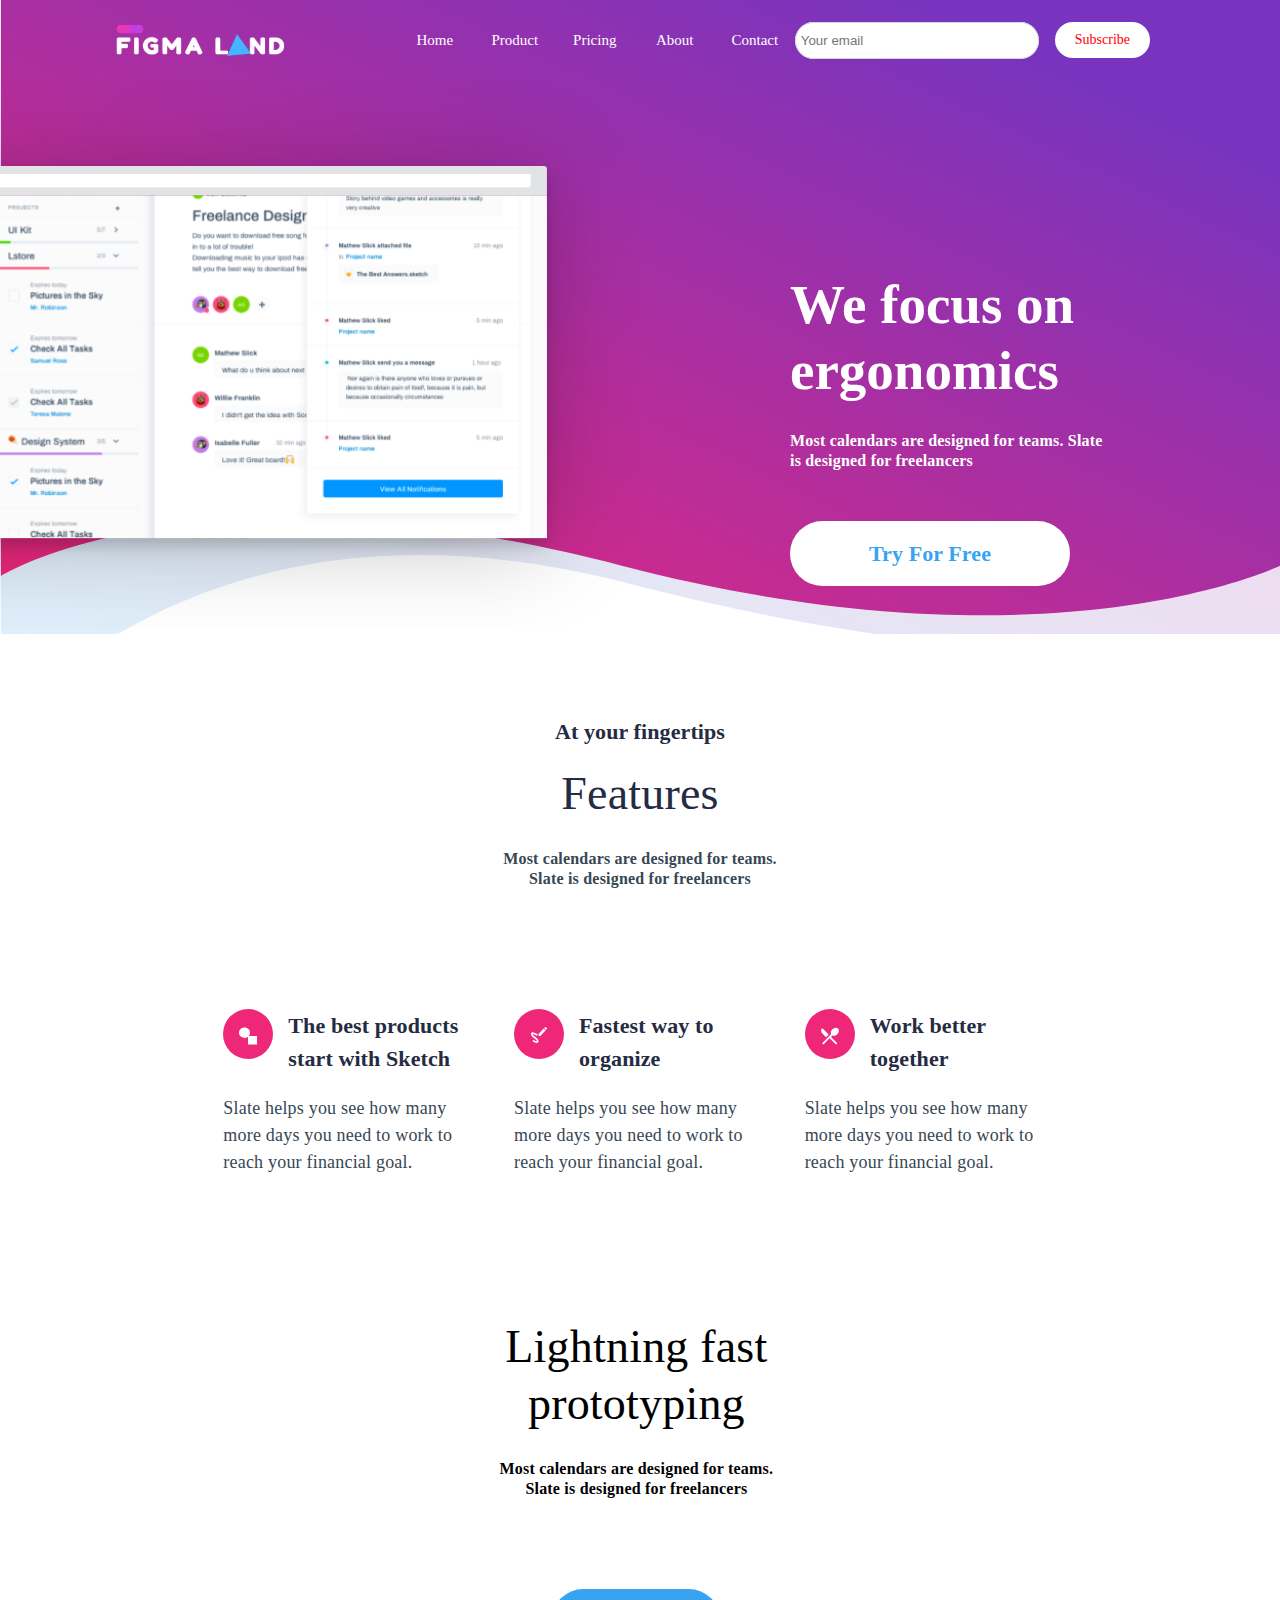
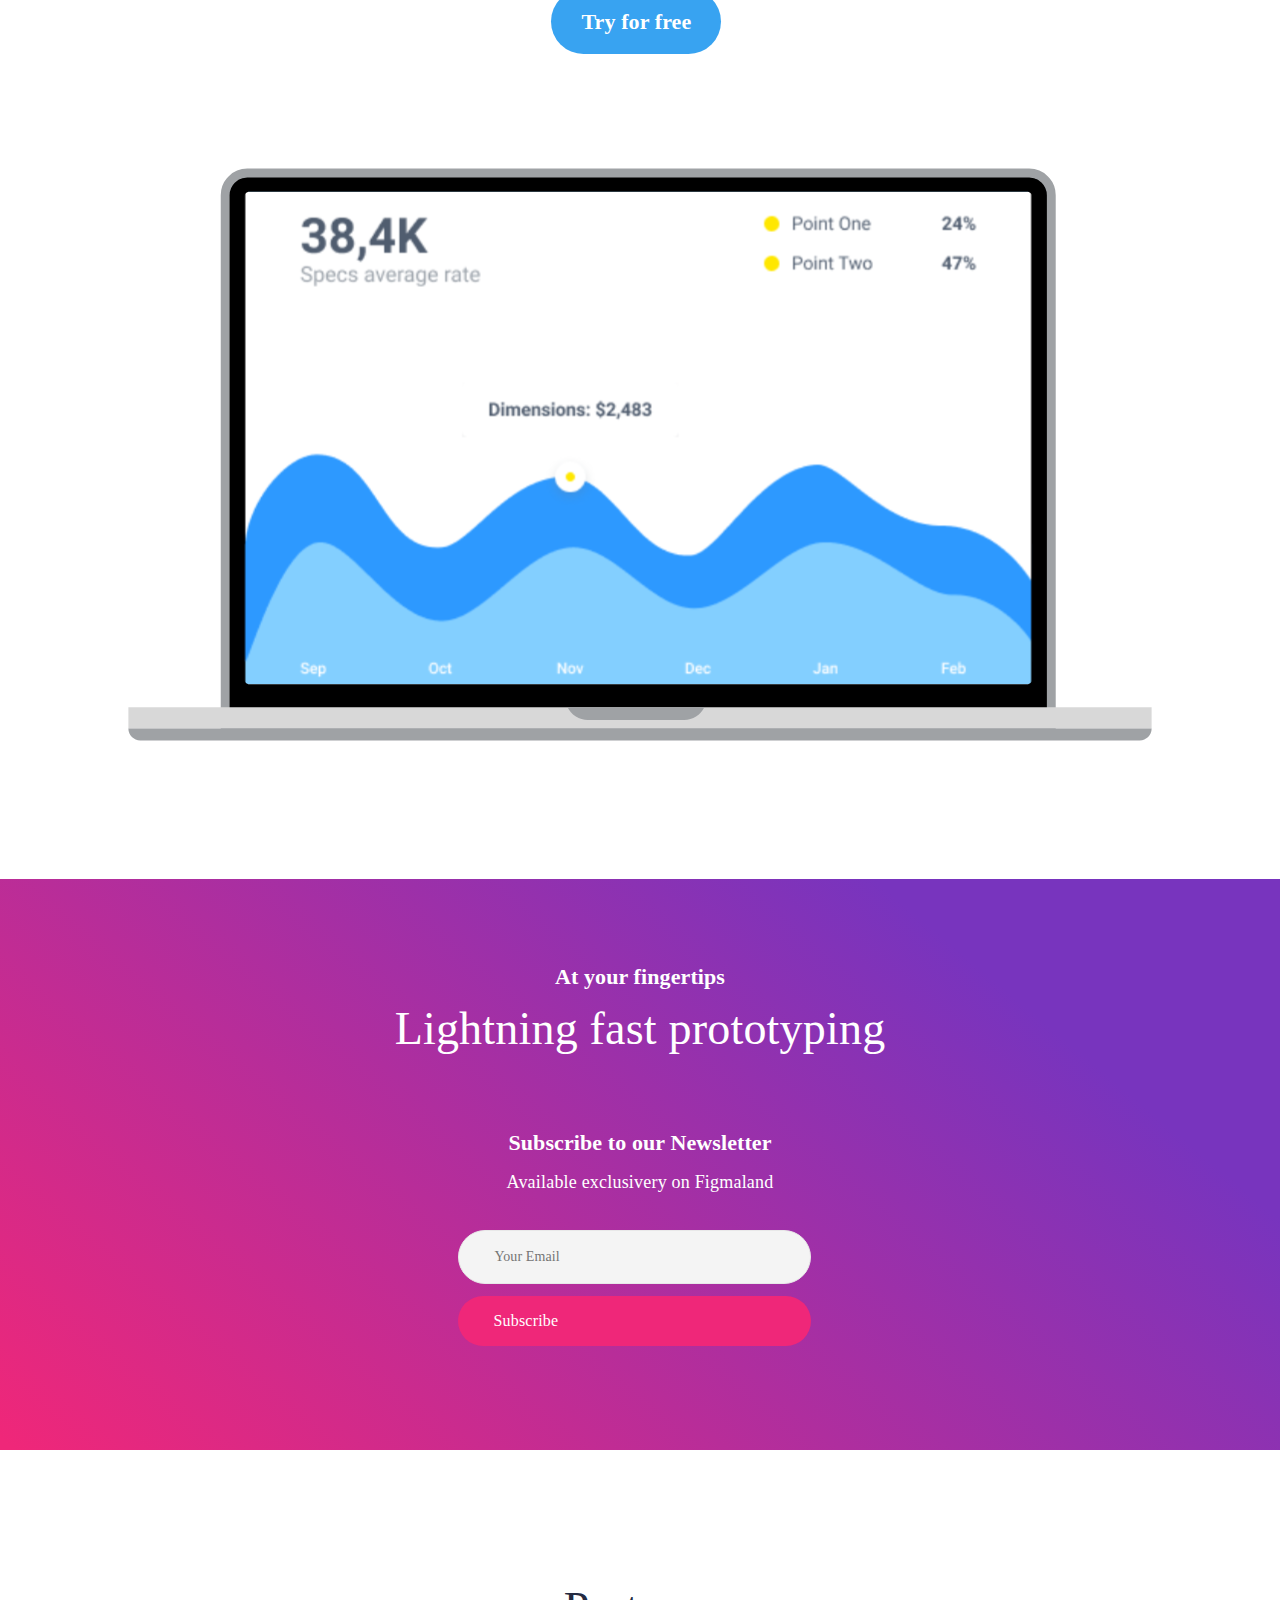
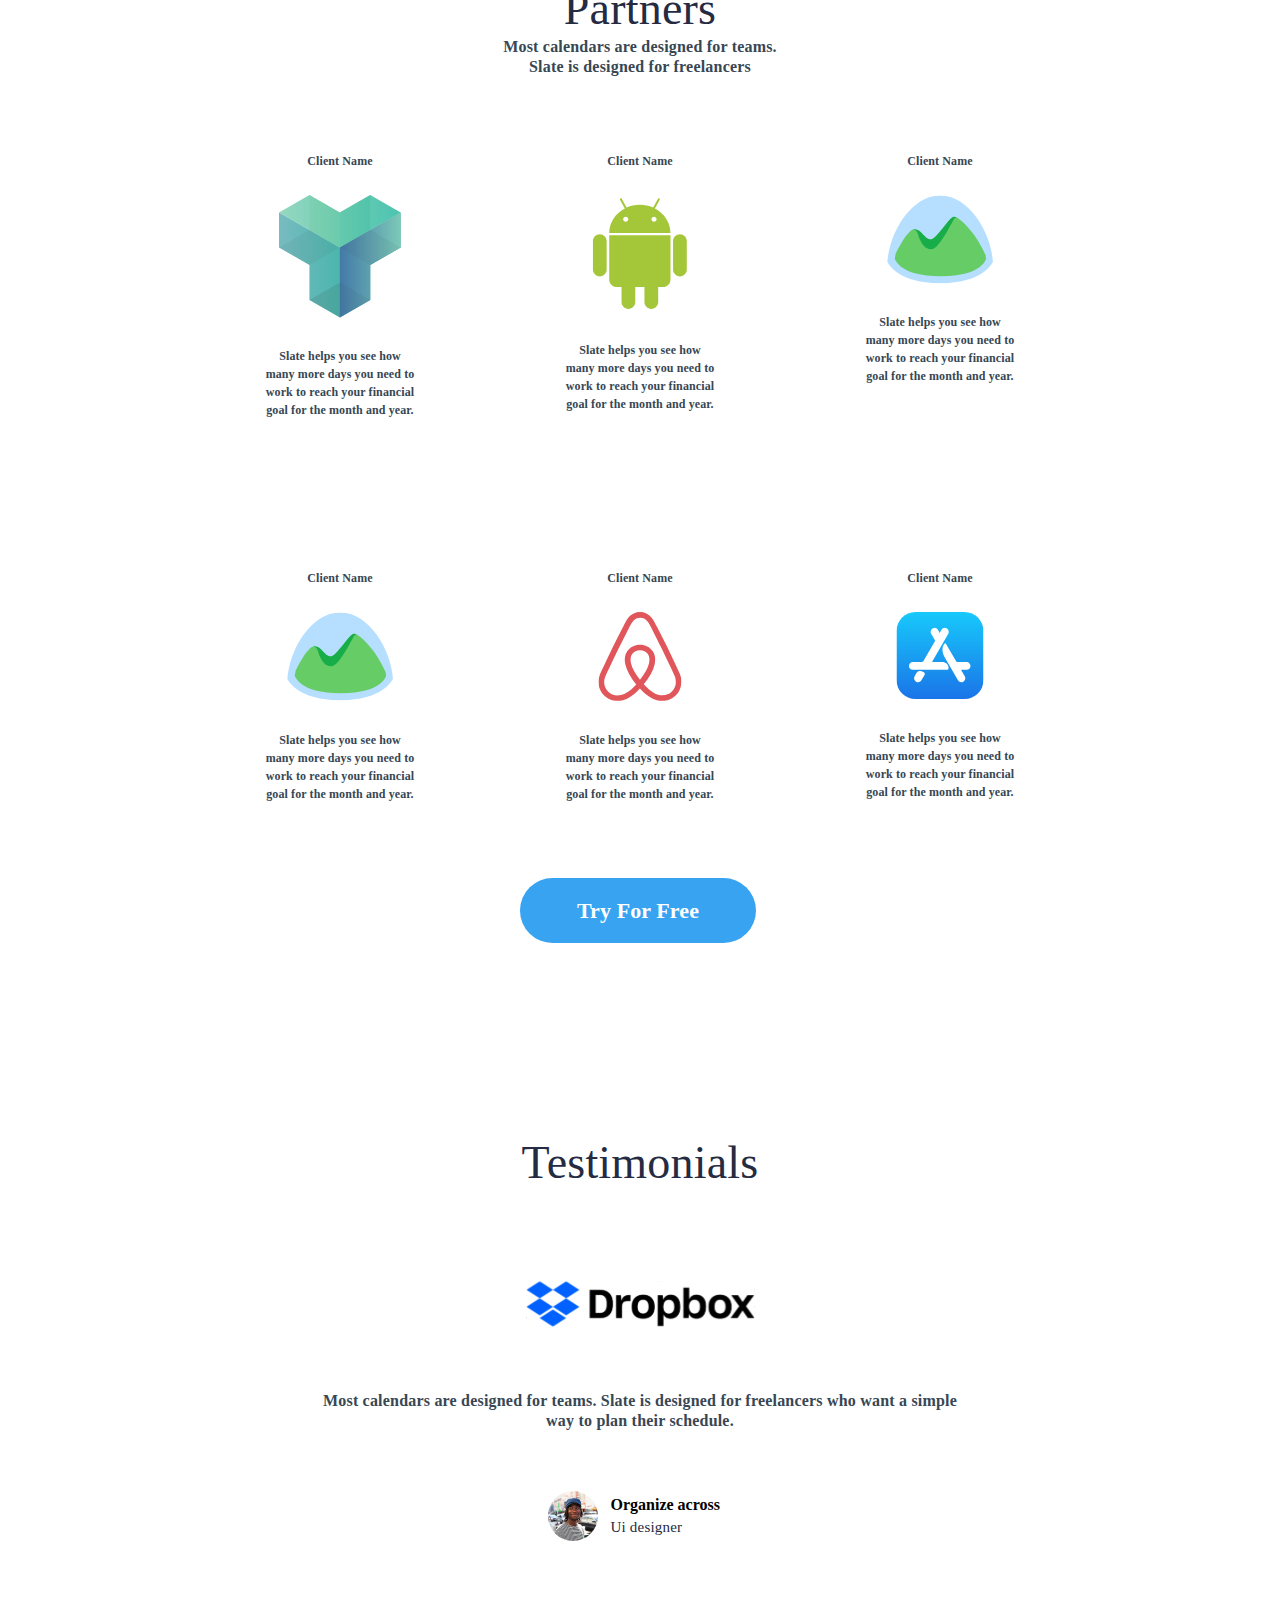
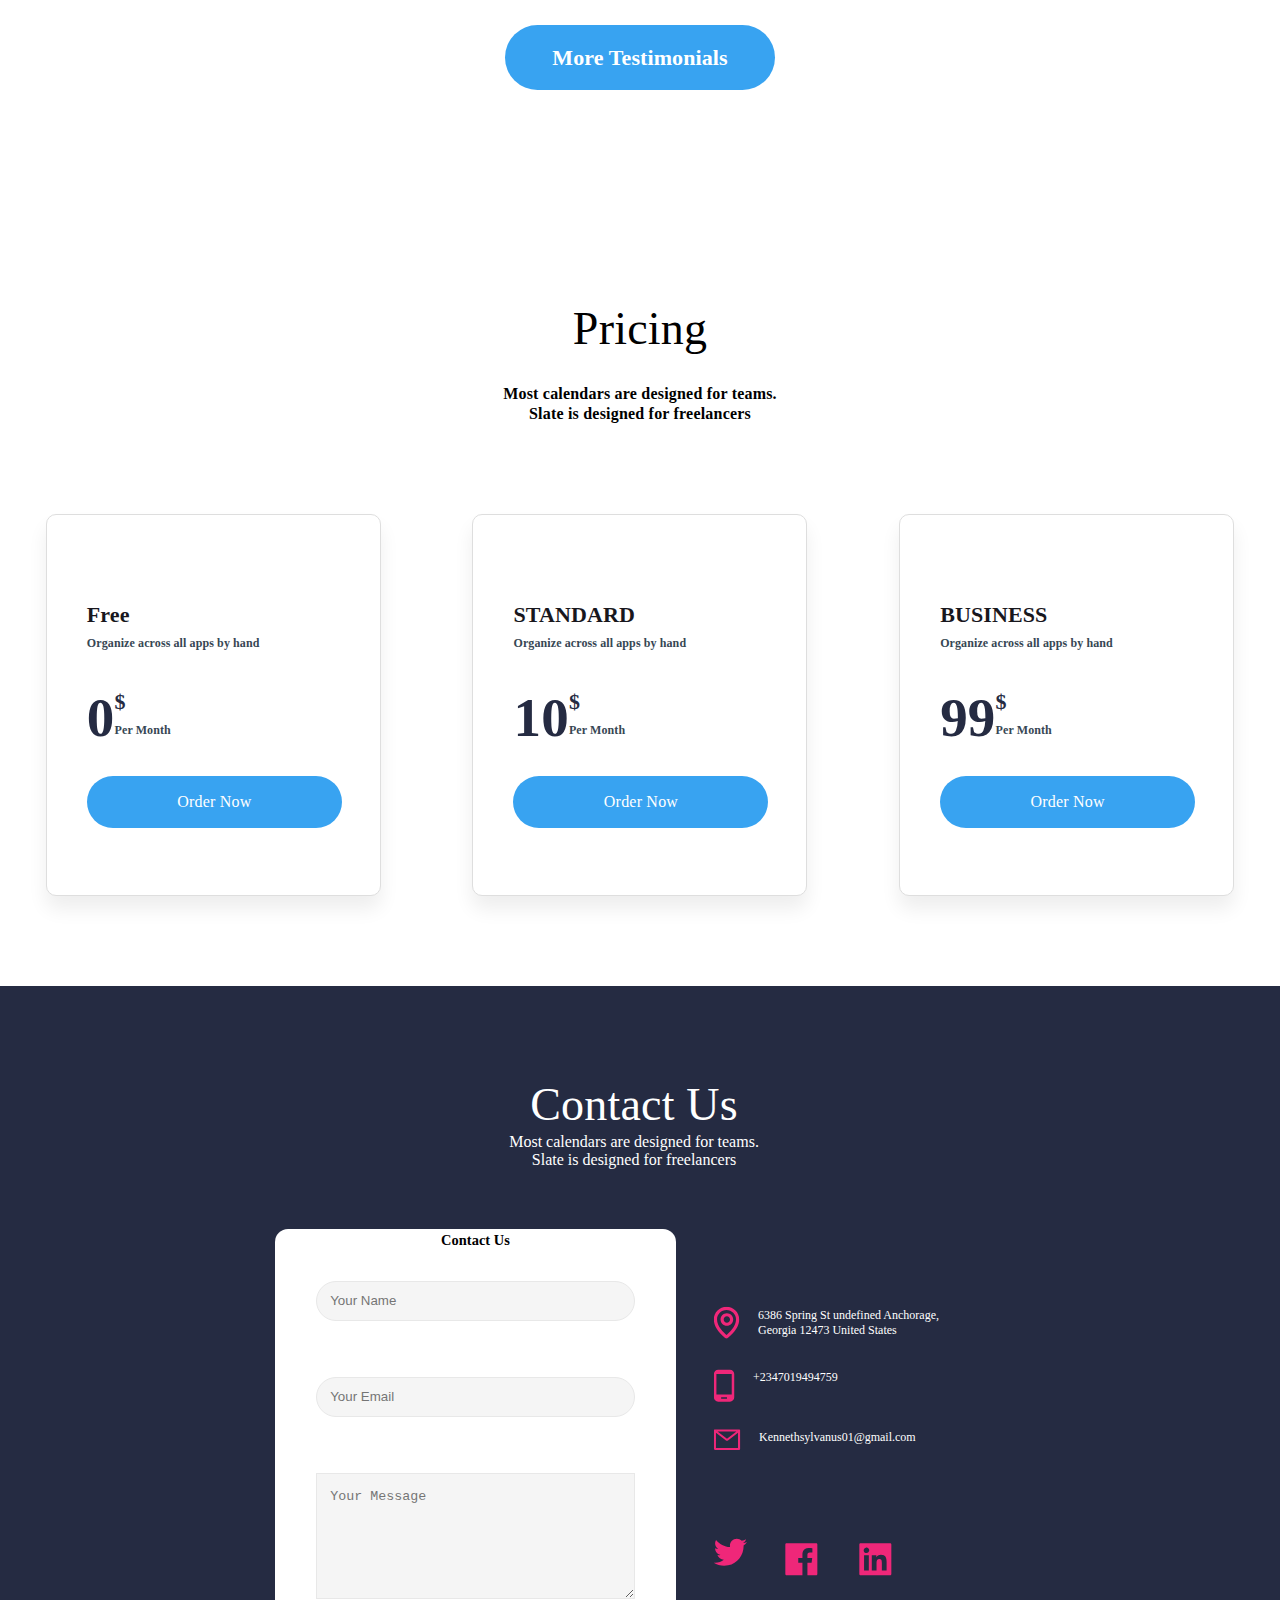
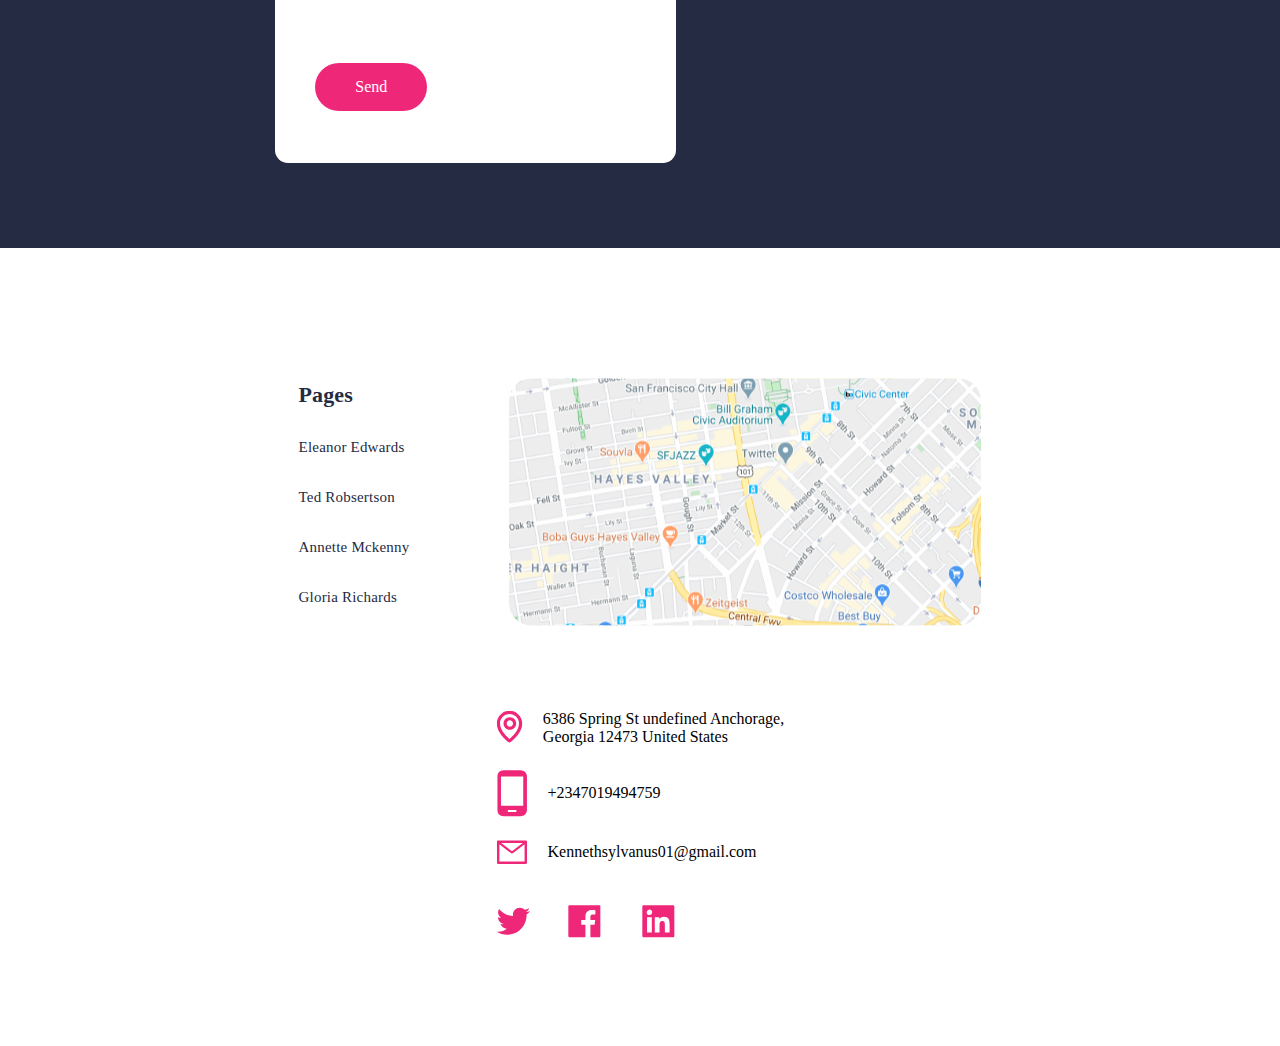
<file: index.html>
<!DOCTYPE html>
<html lang="en">

<head>
    <meta charset="UTF-8">
    <meta http-equiv="X-UA-Compatible" content="IE=edge">
    <meta name="viewport" content="width=device-width, initial-scale=1.0">
    <link rel="stylesheet" href="hall.css">
    <title>FigmaLand</title>
    <link href="https://fonts.googleapis.com/css2?family=Montserrat:wght@600&family=PT+Serif&display=swap"
        rel="stylesheet">
</head>

<body>

    <header>
        <nav>
            <div class="navbar_container">
                <a href="#home" id="navbar__logo"><img src="/navbarlogo.svg" alt="navbarlogo"></a>

                <div class="navbar__toggle" id="mobile-menu">
                    <span class="bar"></span>
                    <span class="bar"></span>
                    <span class="bar"></span>
                </div>

                <ul class="navbar__menu">
                    <li class="navbar__item">
                        <a href="#home" class="navbar__link" id="home-page">Home</a>
                    </li>
                    <li class="navbar__item">
                        <a href="#product" class="navbar__link" id="product-page">Product</a>
                    </li>
                    <li class="navbar__item">
                        <a href="#Pricing" class="navbar__link" id="pricing-page">Pricing</a>
                    </li>
                    <li class="navbar__item">
                        <a href="./Aboutcontent/About.html" class="navbar__link" id="About-page">About</a>
                    </li>
                    <li class="navbar__item">
                        <a href="#Contact" class="navbar__link" id="Contact-page">Contact</a>
                    </li>

                    <li>
                        <a href="#email" class="inputnav">
                            <input type="email" placeholder="Your email">
                        </a>
                    </li>

                    <li class="navbar__btn">
                        <a href="#sign-up" class="buttonx" id="Subscribe">Subscribe</a>
                    </li>
                </ul>
            </div>
        </nav>


        <div class="walecontainer">
            <div class="leftwaleig">
                <img src="./images/heroig.svg" alt="heroig">
            </div>
            <div class="waletext">
                <h2>We focus on
                    ergonomics </h2>
                <p>Most calendars are designed for teams.
                    Slate is designed for freelancers</p>

                <button>Try For Free</button>
            </div>
        </div>

    </header>

    
    <!--Feature Session-->
    <div class="Feature">
        <div class="Featurecontent">
            <h3>At your fingertips</h3>
            <h2>Features</h2>
            <div class="featuretop">
                <p>Most calendars are designed for teams.
                    Slate is designed for freelancers
                </p>
            </div>
        </div>


        <div class="FeatureItems">
            <div class="FestureProduct">
                <div class="Product1">
                    <div class="productimg">
                        <div class="imgproduc">
                            <img src="./images/Vector.svg" alt="">
                        </div>
                        <h3>The best products
                            start with Sketch</h3>
                    </div>
                    <div class="featureparagraph">
                        <p>Slate helps you see how many
                            more days you need to work to
                            reach your financial goal.
                        </p>
                    </div>
                </div>
            </div>

            <div class="FestureProduct">
                <div class="Product1">
                    <div class="productimg">
                        <div class="imgproduc">
                            <img src="./images/Vector (1).svg" alt="">
                        </div>
                        <h3>Fastest way to
                            organize</h3>
                    </div>
                    <div class="featureparagraph">
                        <p>Slate helps you see how many
                            more days you need to work to
                            reach your financial goal.
                        </p>
                    </div>
                </div>
            </div>

            <div class="FestureProduct">
                <div class="Product1">
                    <div class="productimg">
                        <div class="imgproduc">
                            <img src="./images/Vector (2).svg" alt="">
                        </div>
                        <h3>Work better
                            together</h3>
                    </div>
                    <div class="featureparagraph">
                        <p>Slate helps you see how many
                            more days you need to work to
                            reach your financial goal.
                        </p>
                    </div>
                </div>
            </div>
        </div>
    </div>
    <!--End of Feature Session-->

    <!--Hero Session-->
    <div class="hero">
        <div class="containerhero">
            <div class="herocontainer">
                <h2>Lightning fast
                    prototyping </h2>

                <p>Most calendars are designed for teams.
                    Slate is designed for freelancers</p>

                <button type="submit">Try for free </button>
            </div>


            <div class="laptopcontainer">
                <img src="./images/Macbook.svg" alt="">
            </div>
        </div>
    </div>
    <!--End of Hero Session-->

    <!--Desktop light session-->
    <div class="desktoplight">
        <div class="desktopContent">
            <h4>At your fingertips</h4>
            <h2>Lightning fast prototyping </h2>
            <p class="desktopPara1">Subscribe to our Newsletter</p>
            <p class="desktopPara2">Available exclusivery on Figmaland</p>
            <input type="email" placeholder="Your Email" required> <br>
            <button type="submit">Subscribe</button>
        </div>
    </div>
    <!--End of Desktop light session-->

    <!--Desktop Partner Session-->
    <div class="DesktopPartner">
        <div class="partnertext">
            <h2>Partners</h2>
            <p>Most calendars are designed for teams.
                Slate is designed for freelancers</p>
        </div>

        <div class="partnerlight">
            <div class="innerpartner">
                <h2>Client Name</h2>
                <div class="innerimg">
                    <img src="./images/partnerimg1.svg" alt="logo1">
                </div>
                <p>Slate helps you see how
                    many more days you need
                    to work to reach your
                    financial goal for
                    the month and year.</p>
            </div>

            <div class="innerpartner">
                <h2>Client Name</h2>
                <div class="innerimg">
                    <img src="./images/partnerimg2.svg" alt="logo1">
                </div>
                <p>Slate helps you see how
                    many more days you need
                    to work to reach your
                    financial goal for
                    the month and year.</p>
            </div>

            <div class="innerpartner">
                <h2>Client Name</h2>
                <div class="innerimg">
                    <img src="./images/partnerimg3.svg" alt="logo1">
                </div>
                <p>Slate helps you see how
                    many more days you need
                    to work to reach your
                    financial goal for
                    the month and year.</p>
            </div>
        </div>

        <div class="partnerlightbelow">
            <div class="innerpartner">
                <h2>Client Name</h2>
                <div class="innerimg">
                    <img src="./images/partnerimg3.svg" alt="logo1">
                </div>
                <p>Slate helps you see how
                    many more days you need
                    to work to reach your
                    financial goal for
                    the month and year.</p>
            </div>

            <div class="innerpartner">
                <h2>Client Name</h2>
                <div class="innerimg">
                    <img src="./images/partnerimg5.svg" alt="logo1">
                </div>
                <p>Slate helps you see how
                    many more days you need
                    to work to reach your
                    financial goal for
                    the month and year.</p>
            </div>

            <div class="innerpartner">
                <h2>Client Name</h2>
                <div class="innerimg">
                    <img src="./images/partnerimg6.svg" alt="logo1">
                </div>
                <p>Slate helps you see how
                    many more days you need
                    to work to reach your
                    financial goal for
                    the month and year.</p>
            </div>
        </div>
        <div class="buttonpartner">
            <button>Try For Free</button>
        </div>

    </div>
    <!--End of Desktop Partner Session-->


    <!--beginning of testimonial session-->
    <div class="testimonial">
        <div class="testimonialinner">
            <div class="testimonialc">
                <h2>Testimonials</h2>
                <div class="innertestimg">
                    <img src="./images/testimonialimg.svg" alt="testimonial">
                </div>

                <p class="you">Most calendars are designed for teams. Slate is designed for freelancers who want a
                    simple way to plan their schedule.</p>

                <div class="testimonialrel">
                    <div class="relimg">
                        <img src="./images/secondtestimonial.svg" alt="secondimg">
                    </div>
                    <div class="jew">
                        <h4> Organize across</h4>
                        <p class="fow one2">Ui designer</p>
                    </div>
                </div>
                <div class="guyx">
                    <button>More Testimonials</button>
                </div>
            </div>
        </div>
    </div>
    <!--End of testimonial session-->

    <!--Pricing testimonial session-->
    <div class="pricelight">
        <div class="pricecontainer">
            <div class="priceheader">
                <h3>Pricing</h3>
                <p>Most calendars are designed for teams.
                    Slate is designed for freelancers</p>
            </div>

            <div class="pricelightrow">
                <div class="lightrow">
                    <h2>Free</h2>
                    <p>Organize across all apps by hand</p>

                    <div class="rowvalue">
                        <div>
                            <h3>0</h3>
                        </div>

                        <div>
                            <h4>$</h4>
                            <p>Per Month</p>
                        </div>
                    </div>

                    <button>Order Now</button>
                </div>

                <div class="lightrow">
                    <h2>STANDARD</h2>
                    <p>Organize across all apps by hand</p>

                    <div class="rowvalue">
                        <div>
                            <h3>10</h3>
                        </div>

                        <div>
                            <h4>$</h4>
                            <p>Per Month</p>
                        </div>
                    </div>

                    <button>Order Now</button>
                </div>

                <div class="lightrow alpha">
                    <h2>BUSINESS</h2>
                    <p>Organize across all apps by hand</p>

                    <div class="rowvalue">
                        <div>
                            <h3>99</h3>
                        </div>

                        <div>
                            <h4>$</h4>
                            <p>Per Month</p>
                        </div>
                    </div>

                    <button>Order Now</button>
                </div>
            </div>
        </div>
    </div>


    <!--Start of contactsection-->
    <section class="contactsection">
        <div class="contactholder">
            <div class="contactcontent">
                <div class="contacth1">
                    <h2>Contact Us</h2>
                    <p class="matt">Most calendars are designed for teams.
                        Slate is designed for freelancers</p>
                </div>

                <div class="conatactinput">

                    <div class="inputcontact">
                        <h3>Contact Us</h3>
                        
                        <form  action="/"  method="get" id="form">
                            <input type="text" class="inputfield" placeholder="Your Name" required id="name"><br>
                            <span class="name-error"></span>
                            <br>


                            <input type="email" class="inputfield" placeholder="Your Email" required id="email"><br>
                            <span class="email-error"></span>
                            <br>
                            

                            <textarea name="text" class="textarea-field" placeholder="Your Message"></textarea><br>
                            <span class="message-error"></span>
                            <br>
                            <br>

                            <button type="submit" class="dread" >Send</button>
                            <br>
                            <span class="submit-error"></span>

                        </form>
                    </div>

                    <div class="contact-location">
                        <div class="locationhold">
                            <div class="holdlocation">
                                <div>
                                    <img src="./images/defense1.svg" alt="">
                                </div>
                                <p>6386 Spring St undefined Anchorage,<br>
                                    Georgia 12473 United States
                            </div>

                            <div class="holdlocation">
                                <img src="./images/defense2.svg" alt="">
                                <p>+2347019494759</p>
                            </div>

                            <div class="holdlocation">
                                <img src="./images/defense3.svg" alt="">
                                <p>Kennethsylvanus01@gmail.com</p>
                            </div>
                        </div>

                        <div class="zazuu">
                            <div>
                                <img src="./images/defense4.svg" alt="">
                            </div>

                            <div>
                                <img src="./images/defense5.svg" alt="">
                            </div>

                            <div>
                                <img src="./images/defense6.svg" alt="">
                            </div>
                        </div>
                    </div>

                </div>
            </div>
        </div>
    </section>
    <!--End of contactsection-->

    <!--footer-->
    <section class="footer">
        <div class="footercontainer">
            <div class="pages">
                <h3>Pages</h3>
                <p>Eleanor Edwards</p>
                <p>Ted Robsertson</p>
                <p>Annette Mckenny</p>
                <p>Gloria Richards</p>
            </div>

            <div class="footerimg">
                <img src="./images/footerimg.svg" alt="">
            </div>

            <div class="order">
                <div class="orderof">
                    <div class="orderofdays">
                        <div>
                            <img src="./images/defense1.svg" alt="">
                        </div>
                        <p>6386 Spring St undefined Anchorage,<br>
                            Georgia 12473 United States
                    </div>

                    <div class="daysoforder">
                        <img src="./images/defense2.svg" alt="">
                        <p>+2347019494759</p>
                    </div>

                    <div class="daysoforder papa">
                        <img src="./images/defense3.svg" alt="">
                        <p>Kennethsylvanus01@gmail.com</p>
                    </div>
                </div>

                <div class="platformlink">
                    <div class="platformlinktwitter">
                        <img src="./images/defense4.svg" alt="">
                    </div>

                    <div class="platformlinkfacebook">
                        <img src="./images/defense5.svg" alt="">
                    </div>

                    <div class="platformlinklinkedin">
                        <img src="./images/defense6.svg" alt="">
                    </div>
                </div>
            </div>
        </div>
    </section>
    <!--End of footer section-->

    <script src="Aboutcontent/About.js"></script>

</body>

</html>
</file>
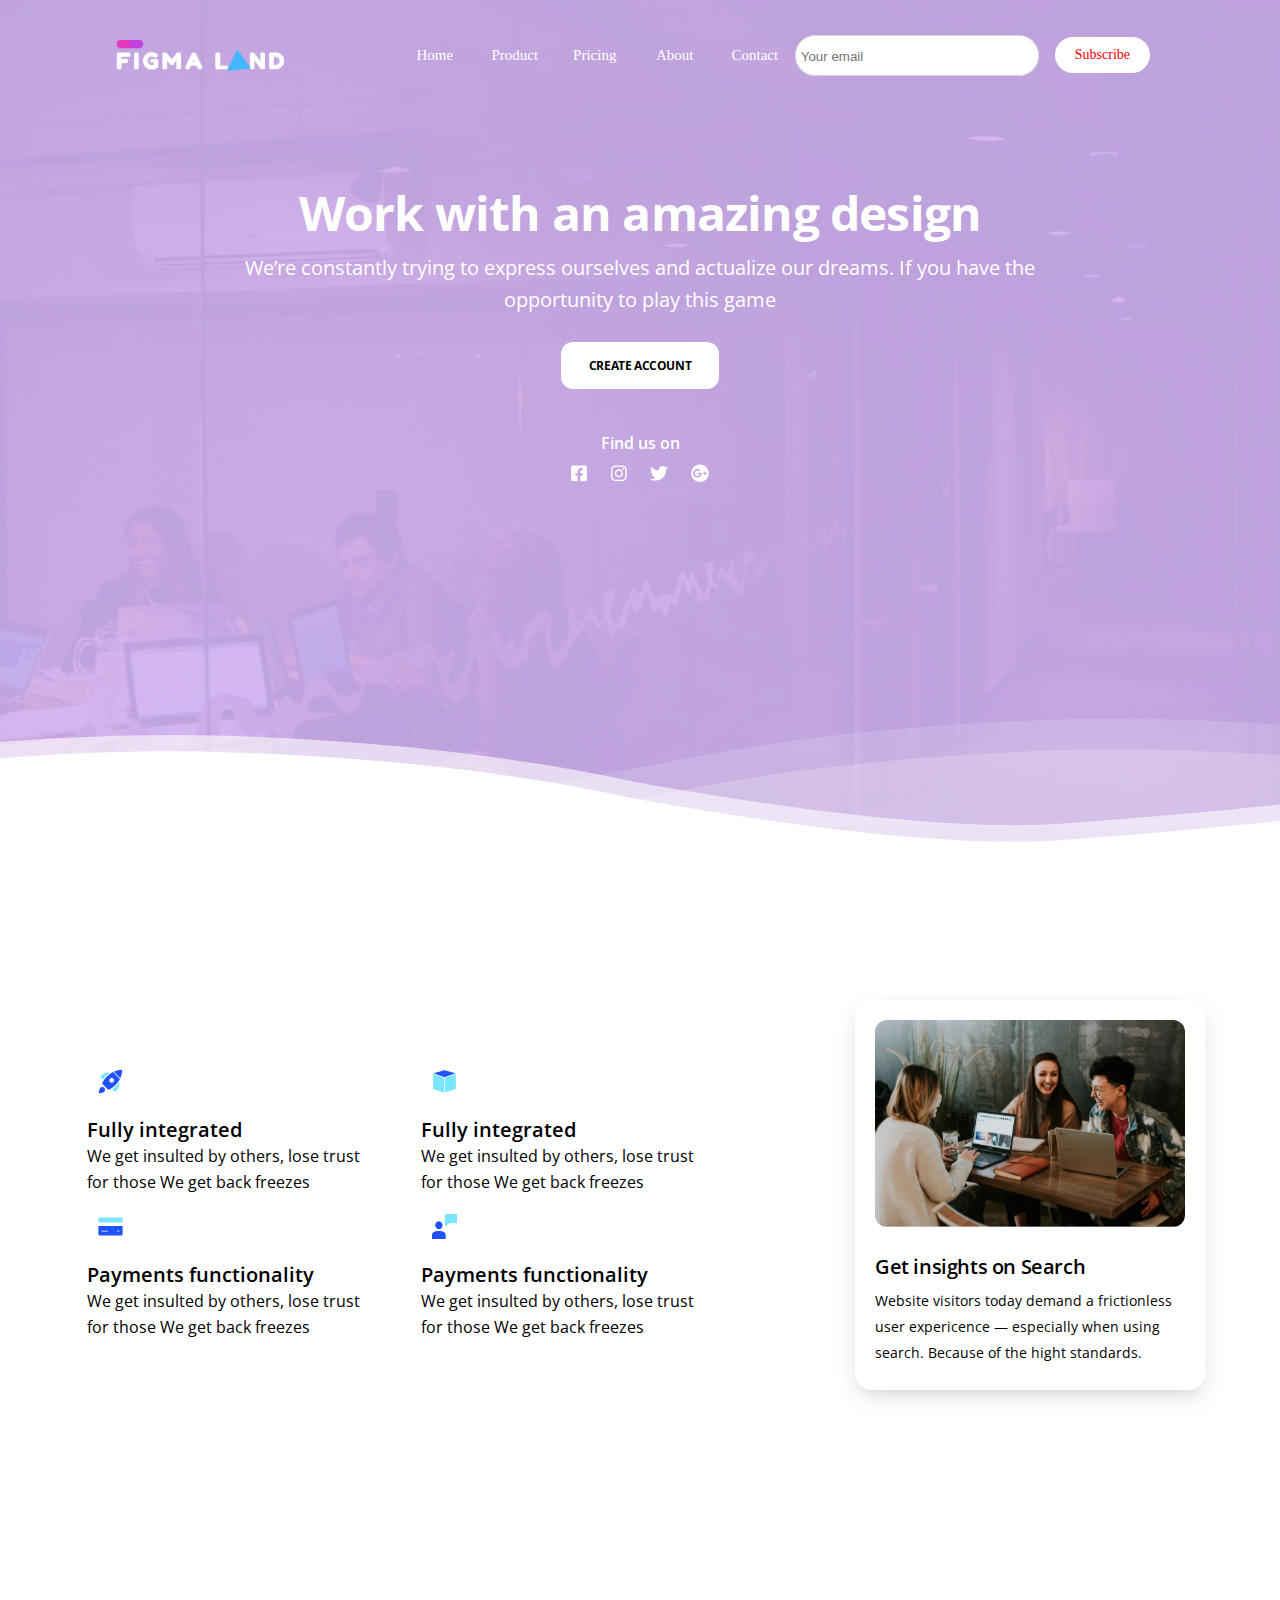
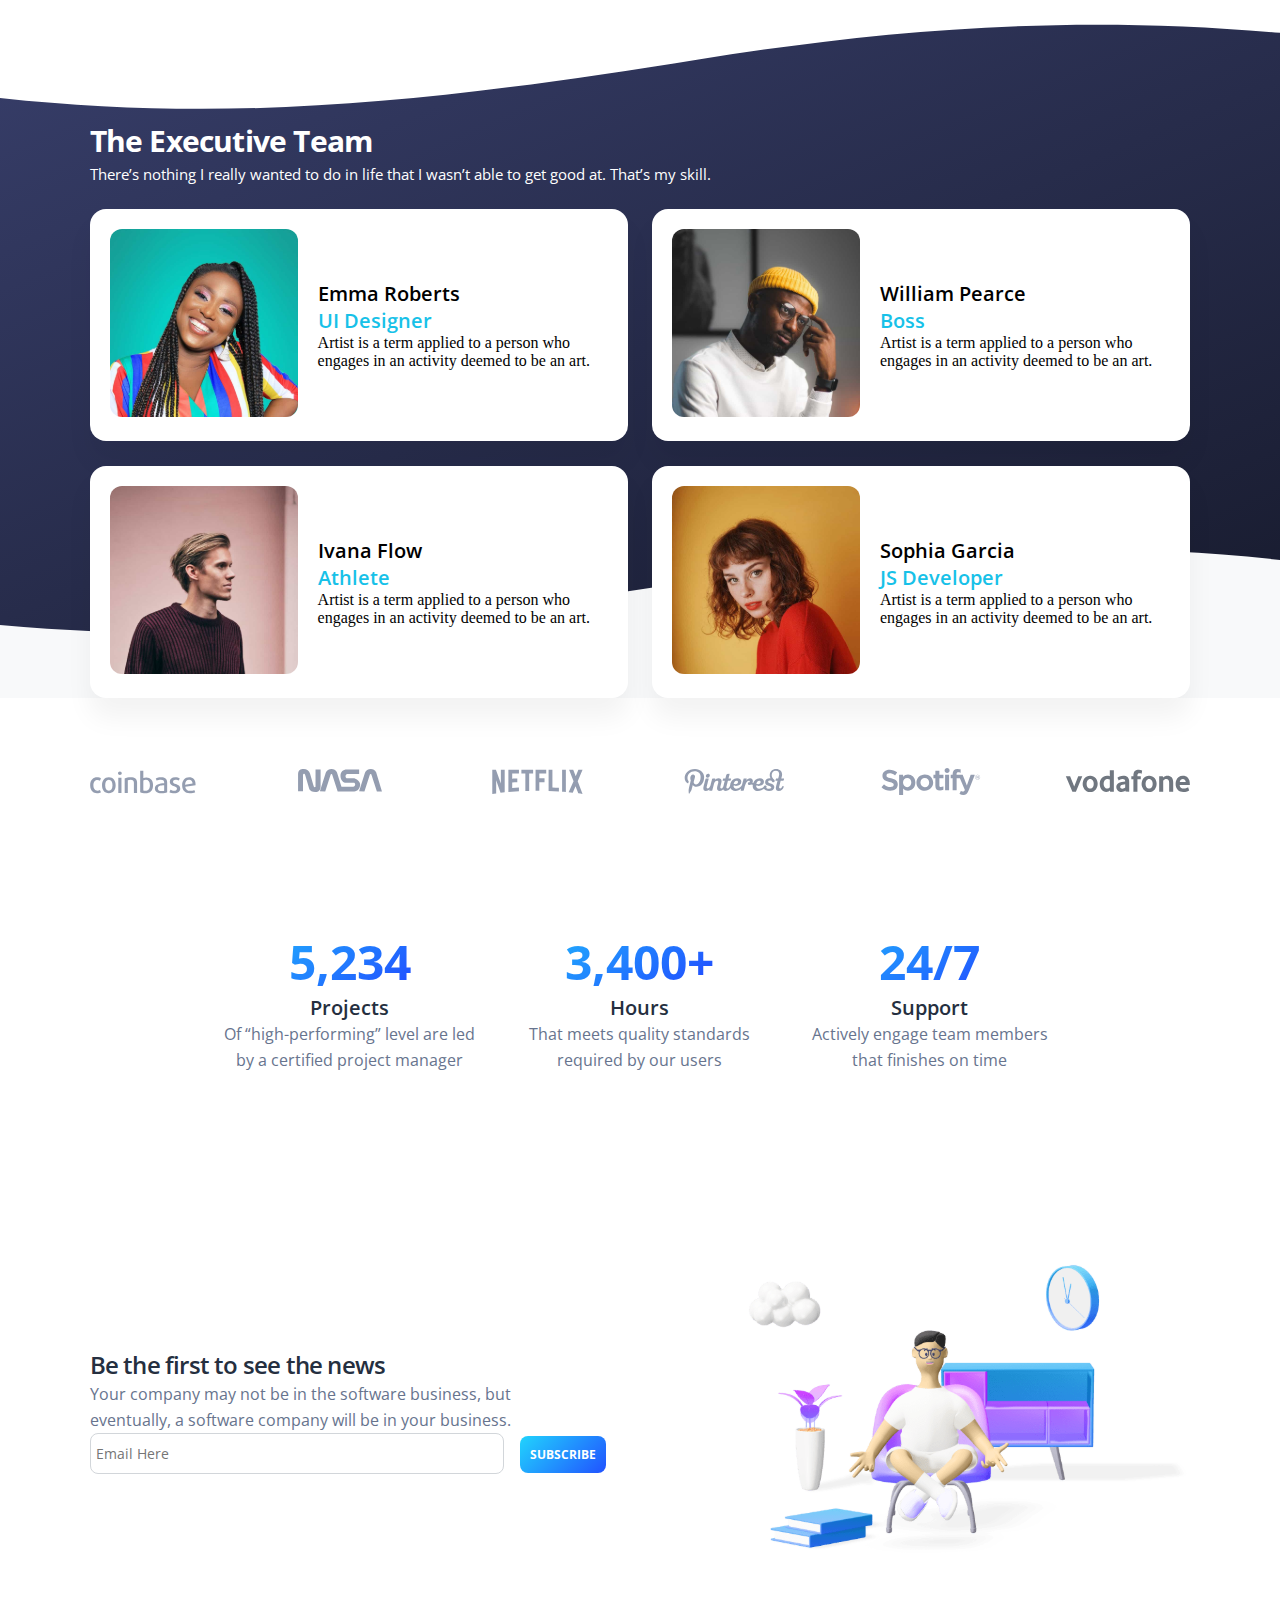
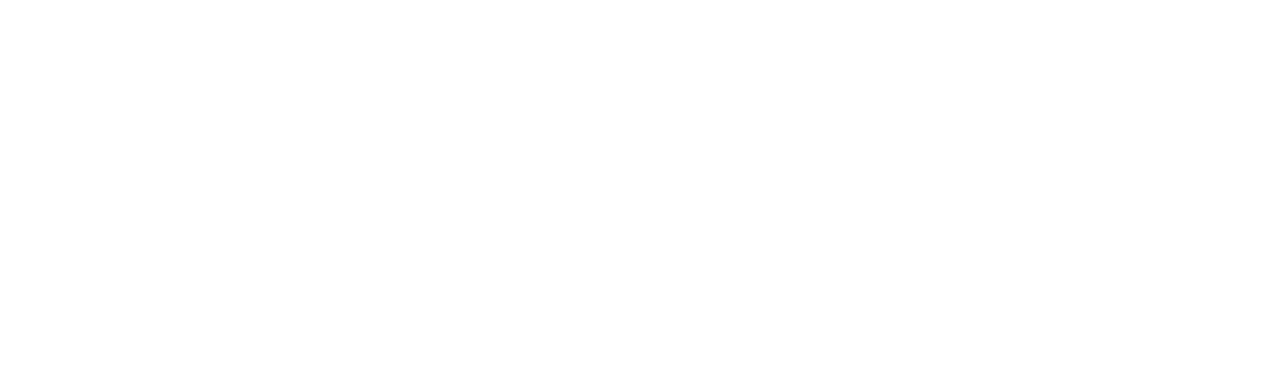
<file: About.html>
<!DOCTYPE html>
<html lang="en">

<head>
    <meta charset="UTF-8">
    <meta http-equiv="X-UA-Compatible" content="IE=edge">
    <meta name="viewport" content="width=device-width, initial-scale=1.0">
    <link rel="stylesheet" href="About.css">
    <!--Fonts-->
    <link rel="preconnect" href="https://fonts.googleapis.com">
    <link rel="preconnect" href="https://fonts.gstatic.com" crossorigin>
    <link href="https://fonts.googleapis.com/css2?family=Open+Sans:wght@300&family=Roboto:wght@300&display=swap"
        rel="stylesheet">
    <title>Document</title>
</head>

<body>
    <header>
        <!--NavBar Section-->
        <nav class="navbar">
            <div class="navbar_container">
                <a href="#home" id="navbar__logo"><img src="./Aboutig/navbarlogo.svg" alt="navbarlogo"></a>

                <div class="navbar__toggle" id="mobile-menu">
                    <span class="bar"></span>
                    <span class="bar"></span>
                    <span class="bar"></span>
                </div>

                <ul class="navbar__menu">
                    <li class="navbar__item">
                        <a href="#home" class="navbar__link" id="home-page">Home</a>
                    </li>
                    <li class="navbar__item">
                        <a href="#product" class="navbar__link" id="product-page">Product</a>
                    </li>
                    <li class="navbar__item">
                        <a href="#Pricing" class="navbar__link" id="pricing-page">Pricing</a>
                    </li>
                    <li class="navbar__item">
                        <a href="#About" class="navbar__link" id="About-page">About</a>
                    </li>
                    <li class="navbar__item">
                        <a href="#Contact" class="navbar__link" id="Contact-page">Contact</a>
                    </li>

                    <li>
                        <a href="#email" class="inputnav">
                            <input type="email" placeholder="Your email">
                        </a>
                    </li>

                    <li class="navbar__btn">
                        <a href="#sign-up" class="buttonx" id="Subscribe">Subscribe</a>
                    </li>
                </ul>
            </div>
        </nav>
        <!--End of NavBar Section-->

        <div class="headersection">
            <h1>Work with an amazing design</h1>
            <p>We’re constantly trying to express ourselves and actualize our dreams. If you have the opportunity to
                play this game</p>
            <button>CREATE ACCOUNT</button>
            <div class="headersectionhandles">
                <h3>Find us on</h3>
                <div class="socialholder">
                    <img src="./Aboutig/facebook.svg" alt="facebook">
                    <img src="./Aboutig/instagra.svg" alt="instagra">
                    <img src="./Aboutig/twitter.svg" alt="twitter">
                    <img src="./Aboutig/google+.svg" alt="google+">
                </div>
            </div>
        </div>
    </header>
    <!--header section-->

    <!--verification section-->
    <section class="verification">
        <div class="erificationhold">
            <div class="cardholder">
                <div class="card">
                    <div class="sectioncardone">
                        <div class="sectioncardig">
                            <img src="./Aboutig/Rocket.svg" alt="Rocket">
                        </div>
                        <h2>Fully integrated</h2>
                        <p>We get insulted by others, lose trust for those We get back freezes</p>
                    </div>

                    <div class="sectioncardone">
                        <div class="sectioncardig">
                            <img src="./Aboutig/creditcard.svg" alt="creditcard">
                        </div>
                        <h2>Payments functionality</h2>
                        <p>We get insulted by others, lose trust for those We get back freezes</p>
                    </div>
                </div>


                <div class="cardz">
                    <div class="sectioncardone">
                        <div class="sectioncardig">
                            <img src="./Aboutig/app.svg" alt="Rocket">
                        </div>
                        <h2>Fully integrated</h2>
                        <p>We get insulted by others, lose trust for those We get back freezes</p>
                    </div>

                    <div class="sectioncardone">
                        <div class="sectioncardig">
                            <img src="./Aboutig/customerSupport.svg" alt="creditcard">
                        </div>
                        <h2>Payments functionality</h2>
                        <p>We get insulted by others, lose trust for those We get back freezes</p>
                    </div>
                </div>
            </div>

            <div class="team">
                <div class="teamholder">
                    <div class="teamig">
                        <img src="./Aboutig/groupig.svg" alt="group">
                    </div>
                    <h2>Get insights on Search</h2>
                    <p>Website visitors today demand a frictionless user expericence — especially when using search.
                        Because
                        of the hight standards.</p>
                </div>
            </div>
        </div>
    </section>
    <!--end of verification section-->

<!--executives-->
    <section class="flame">
        <div class="executives">
            <div class="executiveheader">
                <h2>The Executive Team</h2>
                <p>There’s nothing I really wanted to do in life that I wasn’t able to get good at. That’s my skill.</p>
            </div>


            <div class="mentor1">
                <div class="mentorig">
                    <div class="firstbox">
                        <img src="./Aboutig/Executie1.svg" alt="Executie1">
                    </div>

                    <div class="mentorpBox">
                        <h2>Emma Roberts</h2>
                        <h3>UI Designer</h3>
                        <p>Artist is a term applied to a person who engages in an activity deemed to be an art.</p>
                    </div>
                </div>

                <div class="mentorig">
                    <div class="firstbox">
                        <img src="./Aboutig/Executie2.svg" alt="Executie2">
                    </div>

                    <div class="mentorpBox">
                        <h2>William Pearce</h2>
                        <h3>Boss</h3>
                        <p>Artist is a term applied to a person who engages in an activity deemed to be an art.</p>
                    </div>
                </div>

            </div>

            <div class="winning">
                <div class="bullet">
                    <div class="firstbox">
                        <img src="./Aboutig/Executie3.svg" alt="Executie3">
                    </div>

                    <div class="mentorpBox">
                        <h2>Ivana Flow</h2>
                        <h3>Athlete</h3>
                        <p>Artist is a term applied to a person who engages in an activity deemed to be an art.</p>
                    </div>
                </div>
                <div class="bullet">
                    <div class="firstbox">
                        <img src="./Aboutig/Executie4.svg" alt="Executie3">
                    </div>

                    <div class="mentorpBox">
                        <h2>Sophia Garcia</h2>
                        <h3>JS Developer</h3>
                        <p>Artist is a term applied to a person who engages in an activity deemed to be an art.</p>
                    </div>
                </div>
            </div>

        </div>
    </section>
    <!--end of executives-->


    <!--SlidderSection-->
    <section class="wave">
        <div class="NewsSlidder">
            <div class="slidder">
                <img src="./Aboutig/BrandsLogoGroup.svg" alt="BrandsLogoGroup">
            </div>

            <div class="sliddersection">
                <div class="slidderbox1">
                    <h2>5,234</h2>
                    <h4>Projects</h4>
                    <p>Of “high-performing” level are led by a certified project manager</p>
                </div>

                <div class="slidderbox1">
                    <h2>3,400+</h2>
                    <h4>Hours</h4>
                    <p>That meets quality standards required by our users</p>
                </div>

                <div class="slidderbox1">
                    <h2>24/7</h2>
                    <h4>Support</h4>
                    <p>Actively engage team members that finishes on time</p>
                </div>
            </div>
        </div>
    </section>
    <!--EndOfSlidderSection-->

    <!--footerSection-->
    <section class="footer">
        <div class="inputsection">
            <div class="inputholder">
                <h3>Be the first to see the news</h3>
                <p>Your company may not be in the software business, but eventually, a software company will be in your
                    business.</p>
                <input type="email" placeholder="Email Here">
                <button class="SubscribeButton">SUBSCRIBE</button>
            </div>

            <div class="inputholderig">
                <img src="./Aboutig/Intelligent.svg" alt="">
            </div>
        </div>
    </section>
    <!--endOfFooterSection-->

    <script src="About.js"></script>
</body>

</html>
</file>
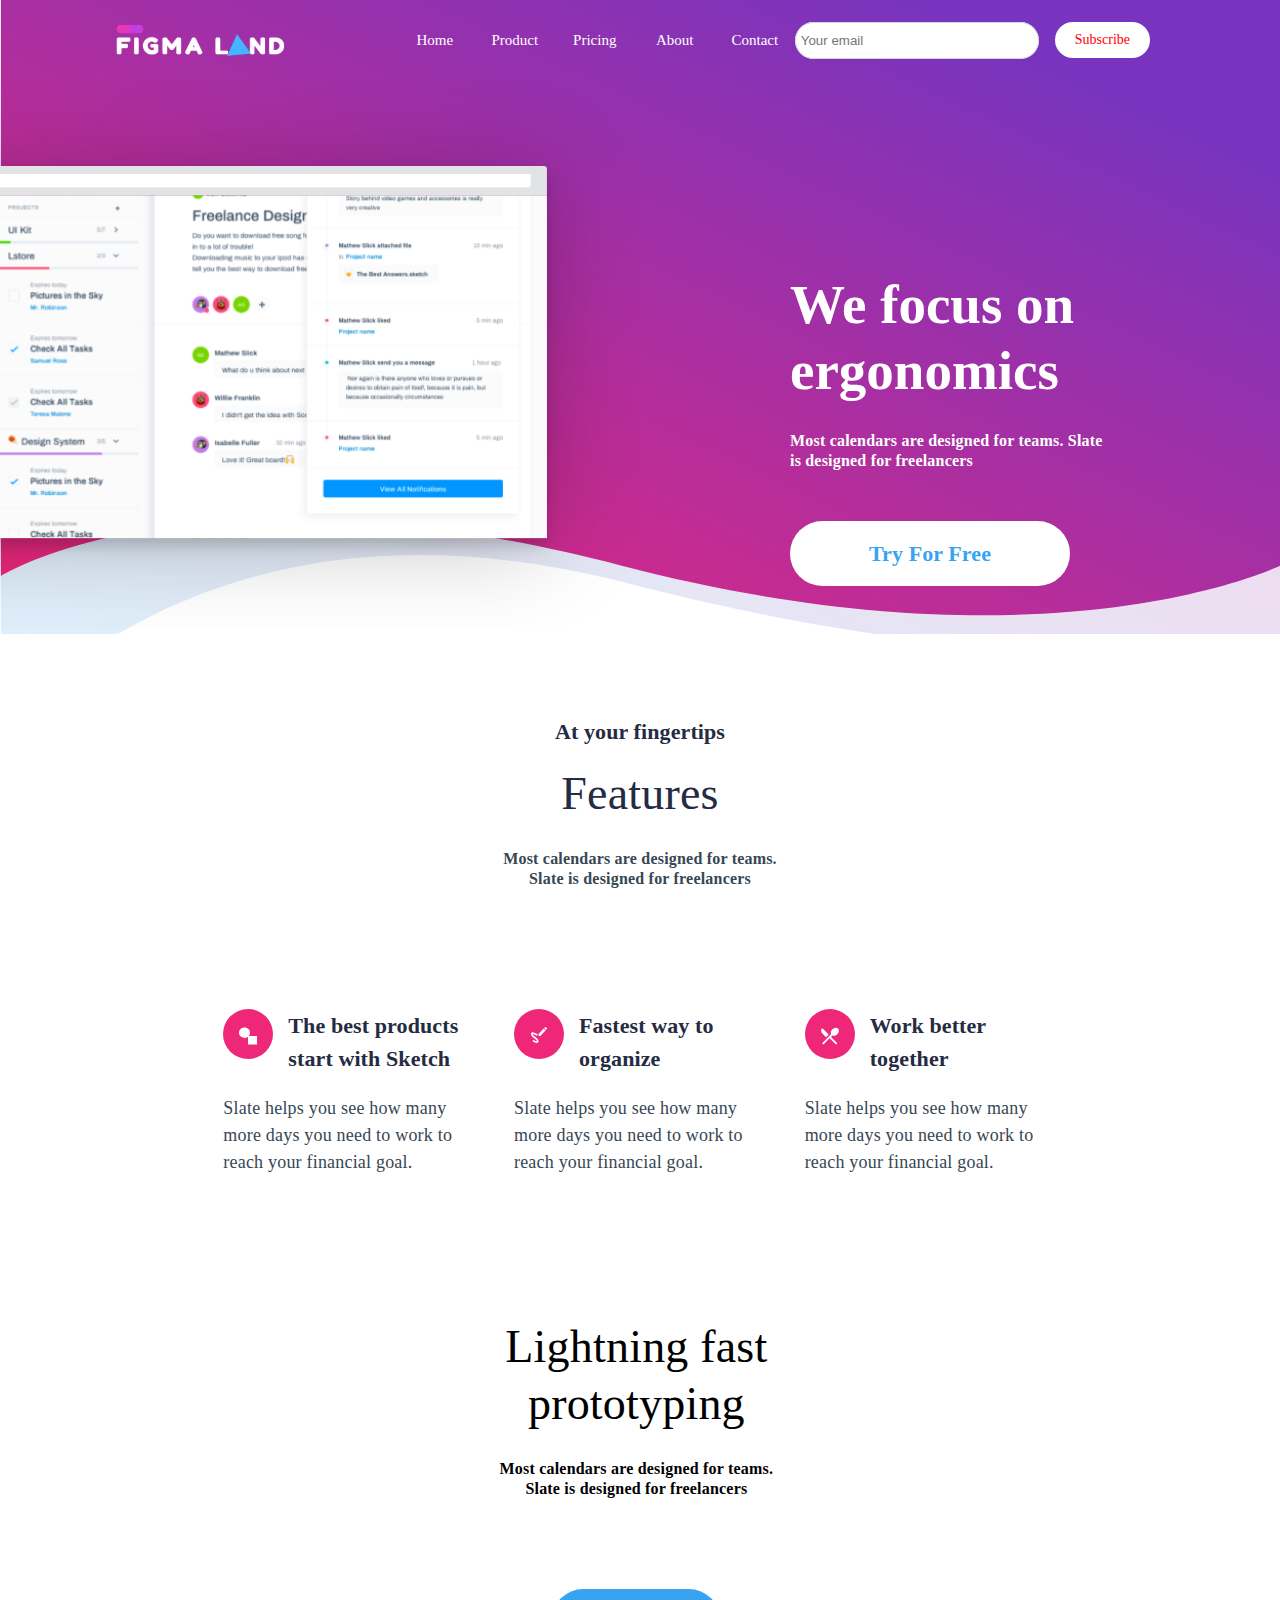
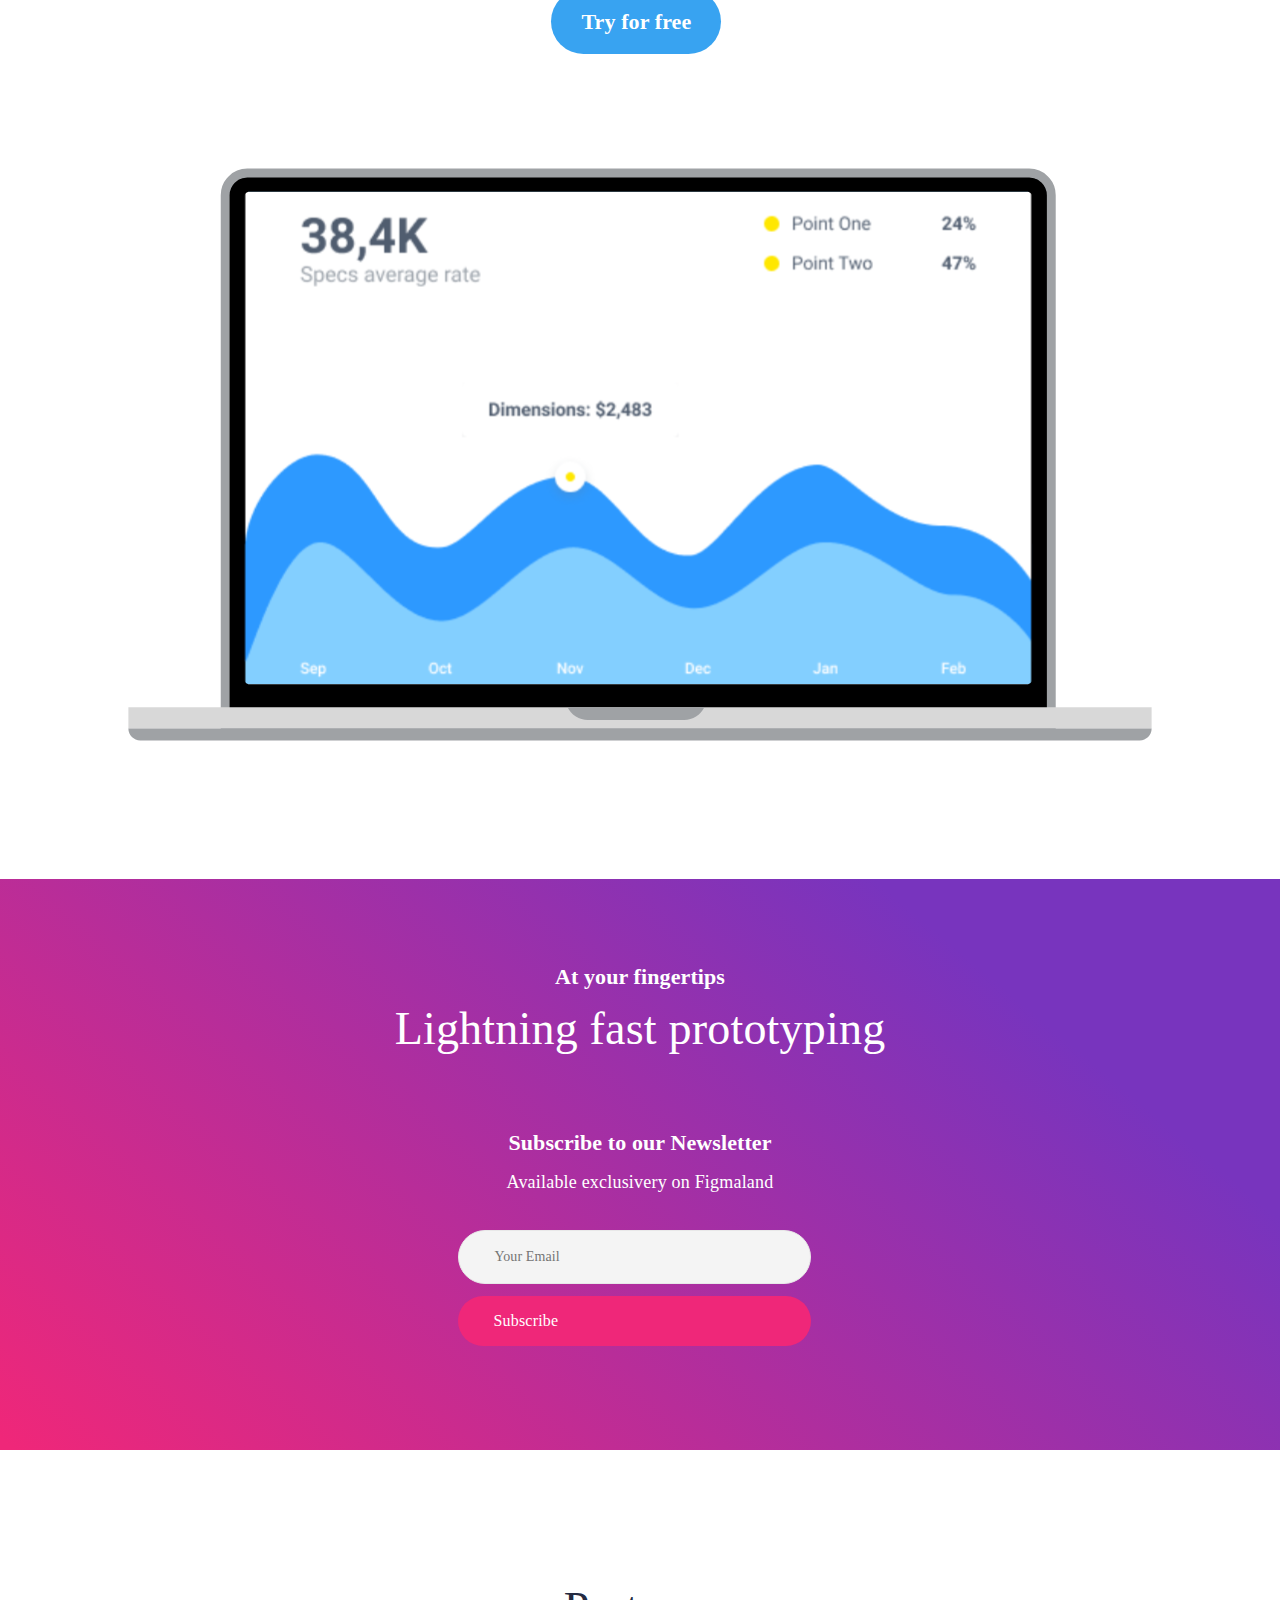
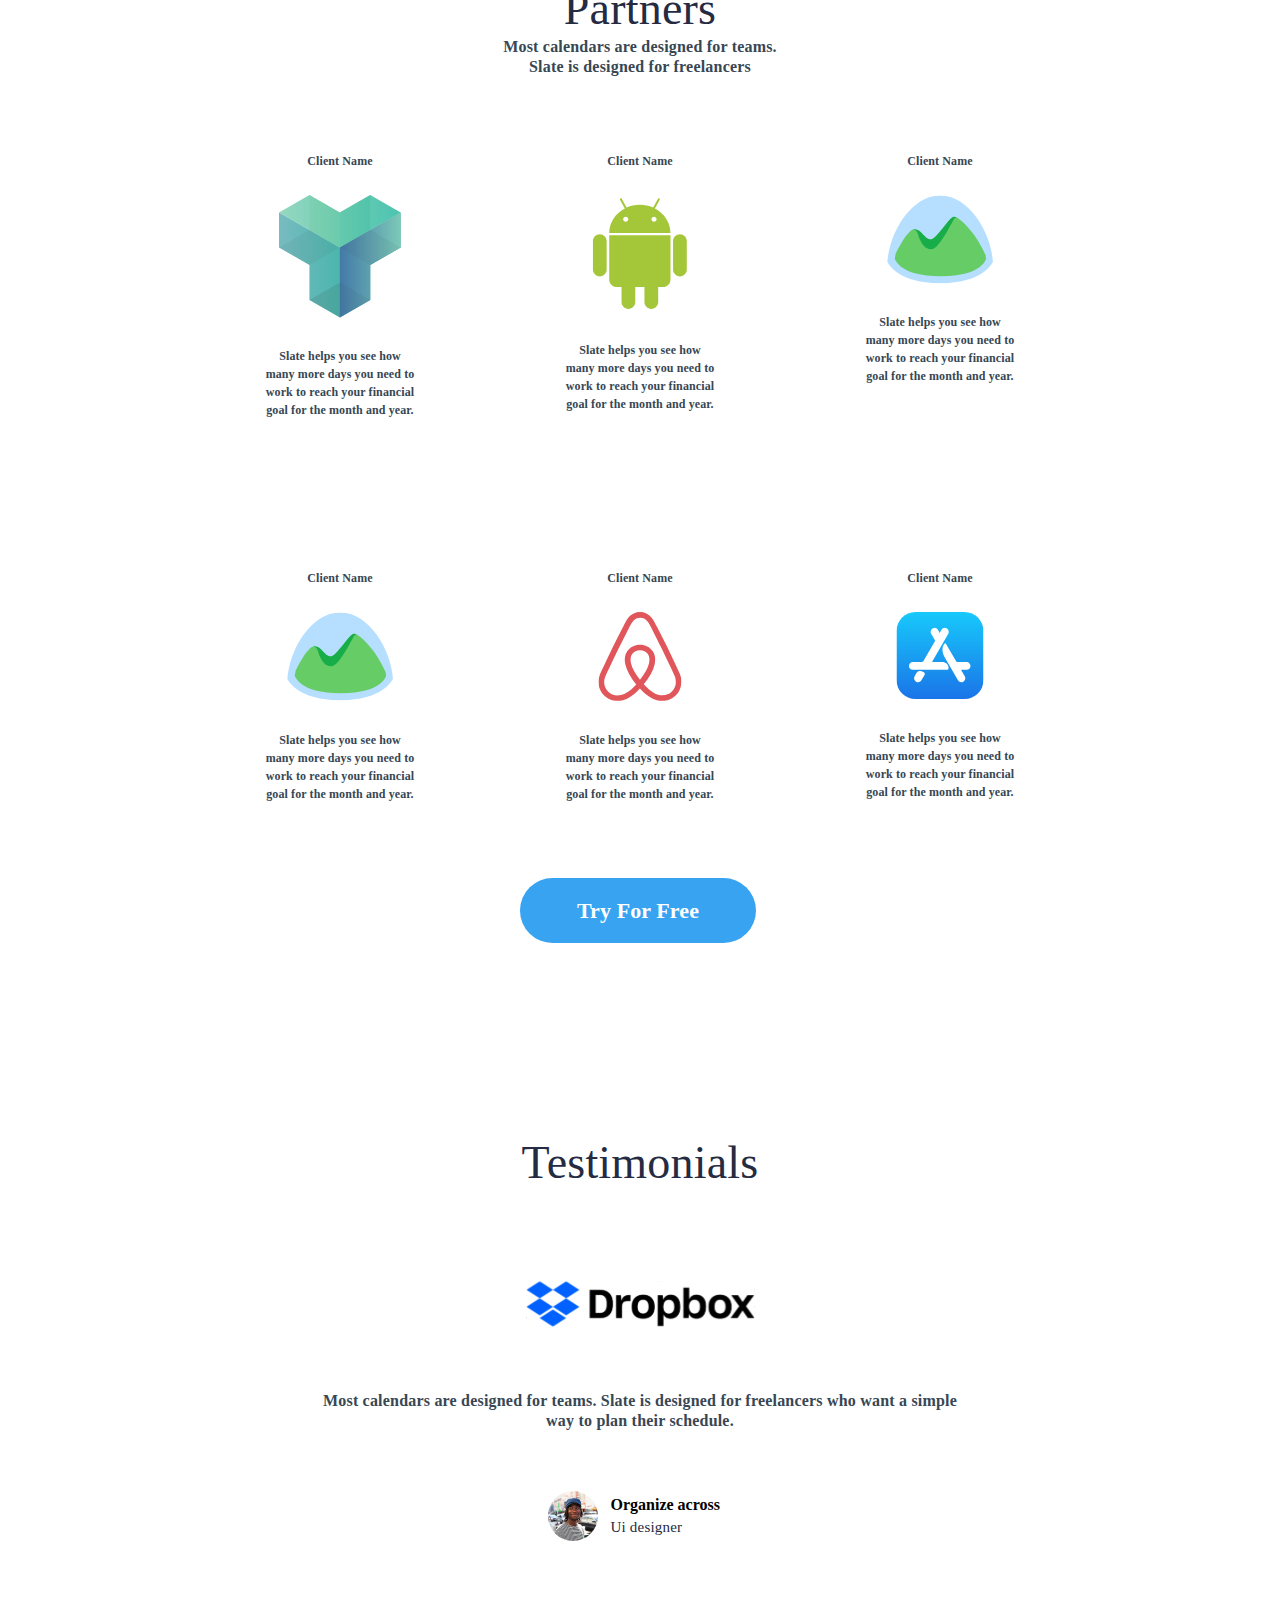
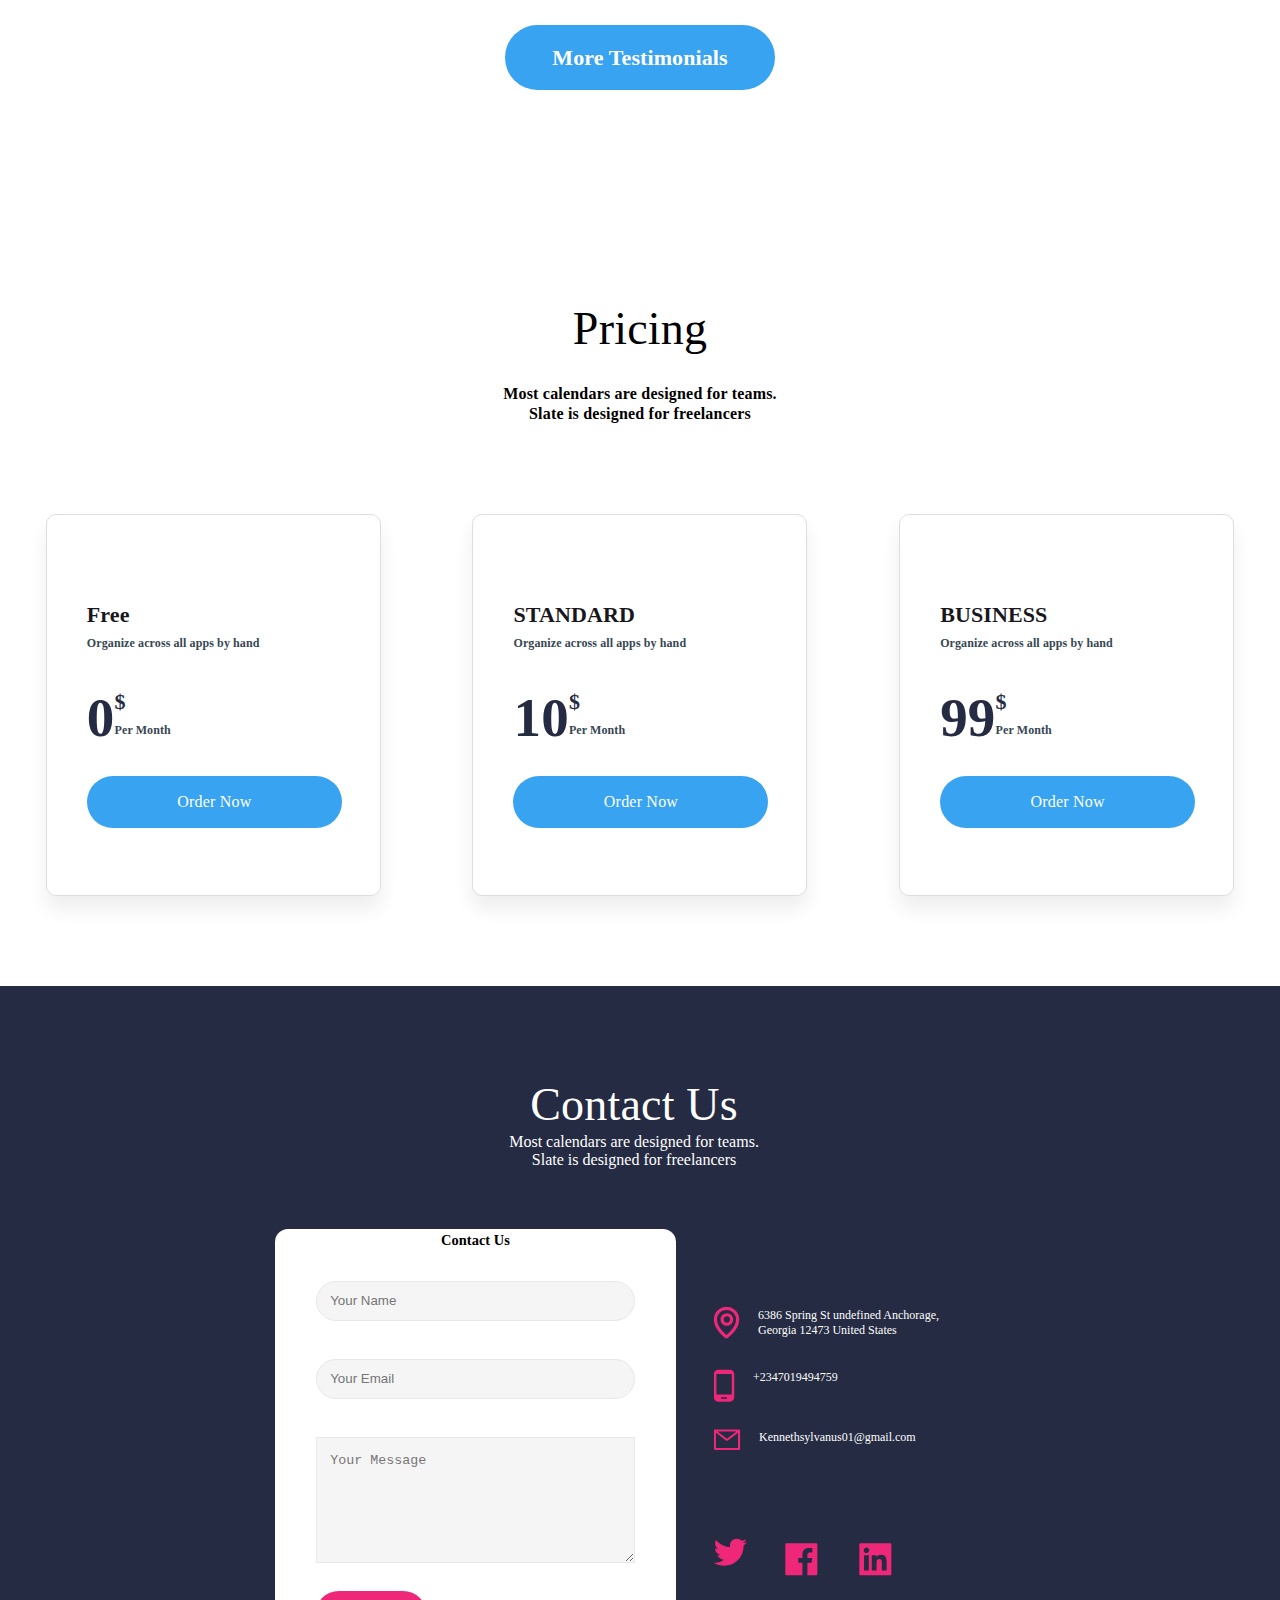
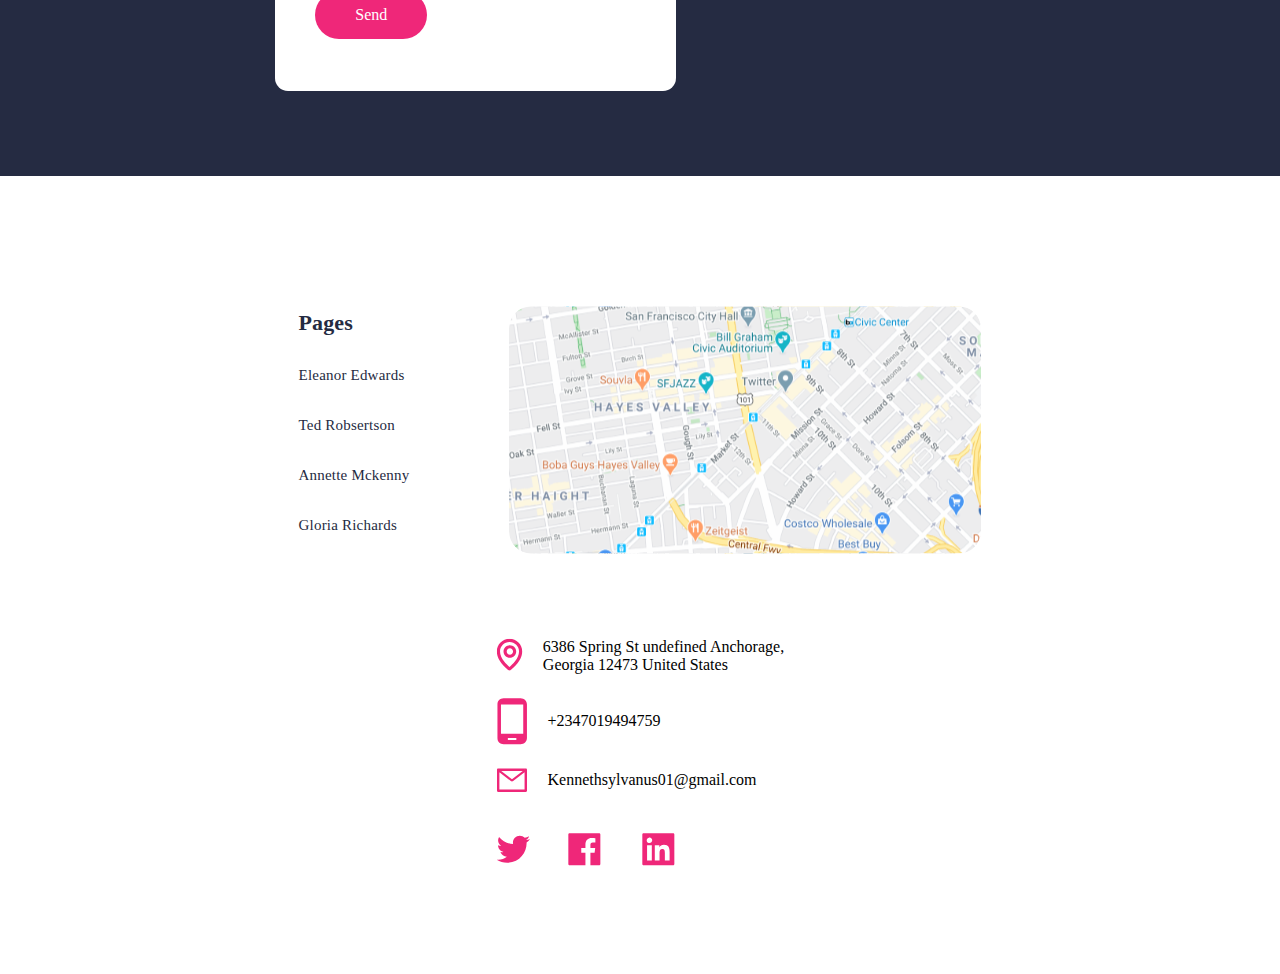
<file: hall.html>
<!DOCTYPE html>
<html lang="en">

<head>
    <meta charset="UTF-8">
    <meta http-equiv="X-UA-Compatible" content="IE=edge">
    <meta name="viewport" content="width=device-width, initial-scale=1.0">
    <link rel="stylesheet" href="hall.css">
    <title>FigmaLand</title>
    <link href="https://fonts.googleapis.com/css2?family=Montserrat:wght@600&family=PT+Serif&display=swap"
        rel="stylesheet">
</head>

<body>

    <header>
        <nav>
            <div class="navbar_container">
                <a href="#home" id="navbar__logo"><img src="./Aboutig/navbarlogo.svg" alt="navbarlogo"></a>

                <div class="navbar__toggle" id="mobile-menu">
                    <span class="bar"></span>
                    <span class="bar"></span>
                    <span class="bar"></span>
                </div>

                <ul class="navbar__menu">
                    <li class="navbar__item">
                        <a href="#home" class="navbar__link" id="home-page">Home</a>
                    </li>
                    <li class="navbar__item">
                        <a href="#product" class="navbar__link" id="product-page">Product</a>
                    </li>
                    <li class="navbar__item">
                        <a href="#Pricing" class="navbar__link" id="pricing-page">Pricing</a>
                    </li>
                    <li class="navbar__item">
                        <a href="#About" class="navbar__link" id="About-page">About</a>
                    </li>
                    <li class="navbar__item">
                        <a href="#Contact" class="navbar__link" id="Contact-page">Contact</a>
                    </li>

                    <li>
                        <a href="#email" class="inputnav">
                            <input type="email" placeholder="Your email">
                        </a>
                    </li>

                    <li class="navbar__btn">
                        <a href="#sign-up" class="buttonx" id="Subscribe">Subscribe</a>
                    </li>
                </ul>
            </div>
        </nav>


        <div class="walecontainer">
            <div class="leftwaleig">
                <img src="./images/heroig.svg" alt="heroig">
            </div>
            <div class="waletext">
                <h2>We focus on
                    ergonomics </h2>
                <p>Most calendars are designed for teams.
                    Slate is designed for freelancers</p>

                <button>Try For Free</button>
            </div>
        </div>

    </header>

    
    <!--Feature Session-->
    <div class="Feature">
        <div class="Featurecontent">
            <h3>At your fingertips</h3>
            <h2>Features</h2>
            <div class="featuretop">
                <p>Most calendars are designed for teams.
                    Slate is designed for freelancers
                </p>
            </div>
        </div>


        <div class="FeatureItems">
            <div class="FestureProduct">
                <div class="Product1">
                    <div class="productimg">
                        <div class="imgproduc">
                            <img src="./images/Vector.svg" alt="">
                        </div>
                        <h3>The best products
                            start with Sketch</h3>
                    </div>
                    <div class="featureparagraph">
                        <p>Slate helps you see how many
                            more days you need to work to
                            reach your financial goal.
                        </p>
                    </div>
                </div>
            </div>

            <div class="FestureProduct">
                <div class="Product1">
                    <div class="productimg">
                        <div class="imgproduc">
                            <img src="./images/Vector (1).svg" alt="">
                        </div>
                        <h3>Fastest way to
                            organize</h3>
                    </div>
                    <div class="featureparagraph">
                        <p>Slate helps you see how many
                            more days you need to work to
                            reach your financial goal.
                        </p>
                    </div>
                </div>
            </div>

            <div class="FestureProduct">
                <div class="Product1">
                    <div class="productimg">
                        <div class="imgproduc">
                            <img src="./images/Vector (2).svg" alt="">
                        </div>
                        <h3>Work better
                            together</h3>
                    </div>
                    <div class="featureparagraph">
                        <p>Slate helps you see how many
                            more days you need to work to
                            reach your financial goal.
                        </p>
                    </div>
                </div>
            </div>
        </div>
    </div>
    <!--End of Feature Session-->

    <!--Hero Session-->
    <div class="hero">
        <div class="containerhero">
            <div class="herocontainer">
                <h2>Lightning fast
                    prototyping </h2>

                <p>Most calendars are designed for teams.
                    Slate is designed for freelancers</p>

                <button type="submit">Try for free </button>
            </div>


            <div class="laptopcontainer">
                <img src="./images/Macbook.svg" alt="">
            </div>
        </div>
    </div>
    <!--End of Hero Session-->

    <!--Desktop light session-->
    <div class="desktoplight">
        <div class="desktopContent">
            <h4>At your fingertips</h4>
            <h2>Lightning fast prototyping </h2>
            <p class="desktopPara1">Subscribe to our Newsletter</p>
            <p class="desktopPara2">Available exclusivery on Figmaland</p>
            <input type="email" placeholder="Your Email" required> <br>
            <button type="submit">Subscribe</button>
        </div>
    </div>
    <!--End of Desktop light session-->

    <!--Desktop Partner Session-->
    <div class="DesktopPartner">
        <div class="partnertext">
            <h2>Partners</h2>
            <p>Most calendars are designed for teams.
                Slate is designed for freelancers</p>
        </div>

        <div class="partnerlight">
            <div class="innerpartner">
                <h2>Client Name</h2>
                <div class="innerimg">
                    <img src="./images/partnerimg1.svg" alt="logo1">
                </div>
                <p>Slate helps you see how
                    many more days you need
                    to work to reach your
                    financial goal for
                    the month and year.</p>
            </div>

            <div class="innerpartner">
                <h2>Client Name</h2>
                <div class="innerimg">
                    <img src="./images/partnerimg2.svg" alt="logo1">
                </div>
                <p>Slate helps you see how
                    many more days you need
                    to work to reach your
                    financial goal for
                    the month and year.</p>
            </div>

            <div class="innerpartner">
                <h2>Client Name</h2>
                <div class="innerimg">
                    <img src="./images/partnerimg3.svg" alt="logo1">
                </div>
                <p>Slate helps you see how
                    many more days you need
                    to work to reach your
                    financial goal for
                    the month and year.</p>
            </div>
        </div>

        <div class="partnerlightbelow">
            <div class="innerpartner">
                <h2>Client Name</h2>
                <div class="innerimg">
                    <img src="./images/partnerimg3.svg" alt="logo1">
                </div>
                <p>Slate helps you see how
                    many more days you need
                    to work to reach your
                    financial goal for
                    the month and year.</p>
            </div>

            <div class="innerpartner">
                <h2>Client Name</h2>
                <div class="innerimg">
                    <img src="./images/partnerimg5.svg" alt="logo1">
                </div>
                <p>Slate helps you see how
                    many more days you need
                    to work to reach your
                    financial goal for
                    the month and year.</p>
            </div>

            <div class="innerpartner">
                <h2>Client Name</h2>
                <div class="innerimg">
                    <img src="./images/partnerimg6.svg" alt="logo1">
                </div>
                <p>Slate helps you see how
                    many more days you need
                    to work to reach your
                    financial goal for
                    the month and year.</p>
            </div>
        </div>
        <div class="buttonpartner">
            <button>Try For Free</button>
        </div>

    </div>
    <!--End of Desktop Partner Session-->


    <!--beginning of testimonial session-->
    <div class="testimonial">
        <div class="testimonialinner">
            <div class="testimonialc">
                <h2>Testimonials</h2>
                <div class="innertestimg">
                    <img src="./images/testimonialimg.svg" alt="testimonial">
                </div>

                <p class="you">Most calendars are designed for teams. Slate is designed for freelancers who want a
                    simple way to plan their schedule.</p>

                <div class="testimonialrel">
                    <div class="relimg">
                        <img src="./images/secondtestimonial.svg" alt="secondimg">
                    </div>
                    <div class="jew">
                        <h4> Organize across</h4>
                        <p class="fow one2">Ui designer</p>
                    </div>
                </div>
                <div class="guyx">
                    <button>More Testimonials</button>
                </div>
            </div>
        </div>
    </div>
    <!--End of testimonial session-->

    <!--Pricing testimonial session-->
    <div class="pricelight">
        <div class="pricecontainer">
            <div class="priceheader">
                <h3>Pricing</h3>
                <p>Most calendars are designed for teams.
                    Slate is designed for freelancers</p>
            </div>

            <div class="pricelightrow">
                <div class="lightrow">
                    <h2>Free</h2>
                    <p>Organize across all apps by hand</p>

                    <div class="rowvalue">
                        <div>
                            <h3>0</h3>
                        </div>

                        <div>
                            <h4>$</h4>
                            <p>Per Month</p>
                        </div>
                    </div>

                    <button>Order Now</button>
                </div>

                <div class="lightrow">
                    <h2>STANDARD</h2>
                    <p>Organize across all apps by hand</p>

                    <div class="rowvalue">
                        <div>
                            <h3>10</h3>
                        </div>

                        <div>
                            <h4>$</h4>
                            <p>Per Month</p>
                        </div>
                    </div>

                    <button>Order Now</button>
                </div>

                <div class="lightrow alpha">
                    <h2>BUSINESS</h2>
                    <p>Organize across all apps by hand</p>

                    <div class="rowvalue">
                        <div>
                            <h3>99</h3>
                        </div>

                        <div>
                            <h4>$</h4>
                            <p>Per Month</p>
                        </div>
                    </div>

                    <button>Order Now</button>
                </div>
            </div>
        </div>
    </div>


    <!--Start of contactsection-->
    <section class="contactsection">
        <div class="contactholder">
            <div class="contactcontent">
                <div class="contacth1">
                    <h2>Contact Us</h2>
                    <p class="matt">Most calendars are designed for teams.
                        Slate is designed for freelancers</p>
                </div>

                <div class="conatactinput">

                    <div class="inputcontact">
                        <h3>Contact Us</h3>
                        <form>
                            <input type="text" class="inputfield" placeholder="Your Name"><br>
                            <input type="email" class="inputfield" placeholder="Your Email"><br>
                            <textarea name="text" class="textarea-field" placeholder="Your Message"></textarea><br>

                            <button type="button" class="dread">Send</button>
                        </form>
                    </div>

                    <div class="contact-location">
                        <div class="locationhold">
                            <div class="holdlocation">
                                <div>
                                    <img src="./images/defense1.svg" alt="">
                                </div>
                                <p>6386 Spring St undefined Anchorage,<br>
                                    Georgia 12473 United States
                            </div>

                            <div class="holdlocation">
                                <img src="./images/defense2.svg" alt="">
                                <p>+2347019494759</p>
                            </div>

                            <div class="holdlocation">
                                <img src="./images/defense3.svg" alt="">
                                <p>Kennethsylvanus01@gmail.com</p>
                            </div>
                        </div>

                        <div class="zazuu">
                            <div>
                                <img src="./images/defense4.svg" alt="">
                            </div>

                            <div>
                                <img src="./images/defense5.svg" alt="">
                            </div>

                            <div>
                                <img src="./images/defense6.svg" alt="">
                            </div>
                        </div>
                    </div>

                </div>
            </div>
        </div>
    </section>
    <!--End of contactsection-->

    <!--footer-->
    <section class="footer">
        <div class="footercontainer">
            <div class="pages">
                <h3>Pages</h3>
                <p>Eleanor Edwards</p>
                <p>Ted Robsertson</p>
                <p>Annette Mckenny</p>
                <p>Gloria Richards</p>
            </div>

            <div class="footerimg">
                <img src="./images/footerimg.svg" alt="">
            </div>

            <div class="order">
                <div class="orderof">
                    <div class="orderofdays">
                        <div>
                            <img src="./images/defense1.svg" alt="">
                        </div>
                        <p>6386 Spring St undefined Anchorage,<br>
                            Georgia 12473 United States
                    </div>

                    <div class="daysoforder">
                        <img src="./images/defense2.svg" alt="">
                        <p>+2347019494759</p>
                    </div>

                    <div class="daysoforder papa">
                        <img src="./images/defense3.svg" alt="">
                        <p>Kennethsylvanus01@gmail.com</p>
                    </div>
                </div>

                <div class="platformlink">
                    <div class="platformlinktwitter">
                        <img src="./images/defense4.svg" alt="">
                    </div>

                    <div class="platformlinkfacebook">
                        <img src="./images/defense5.svg" alt="">
                    </div>

                    <div class="platformlinklinkedin">
                        <img src="./images/defense6.svg" alt="">
                    </div>
                </div>
            </div>
        </div>
    </section>
    <!--End of footer section-->


</body>

</html>
</file>
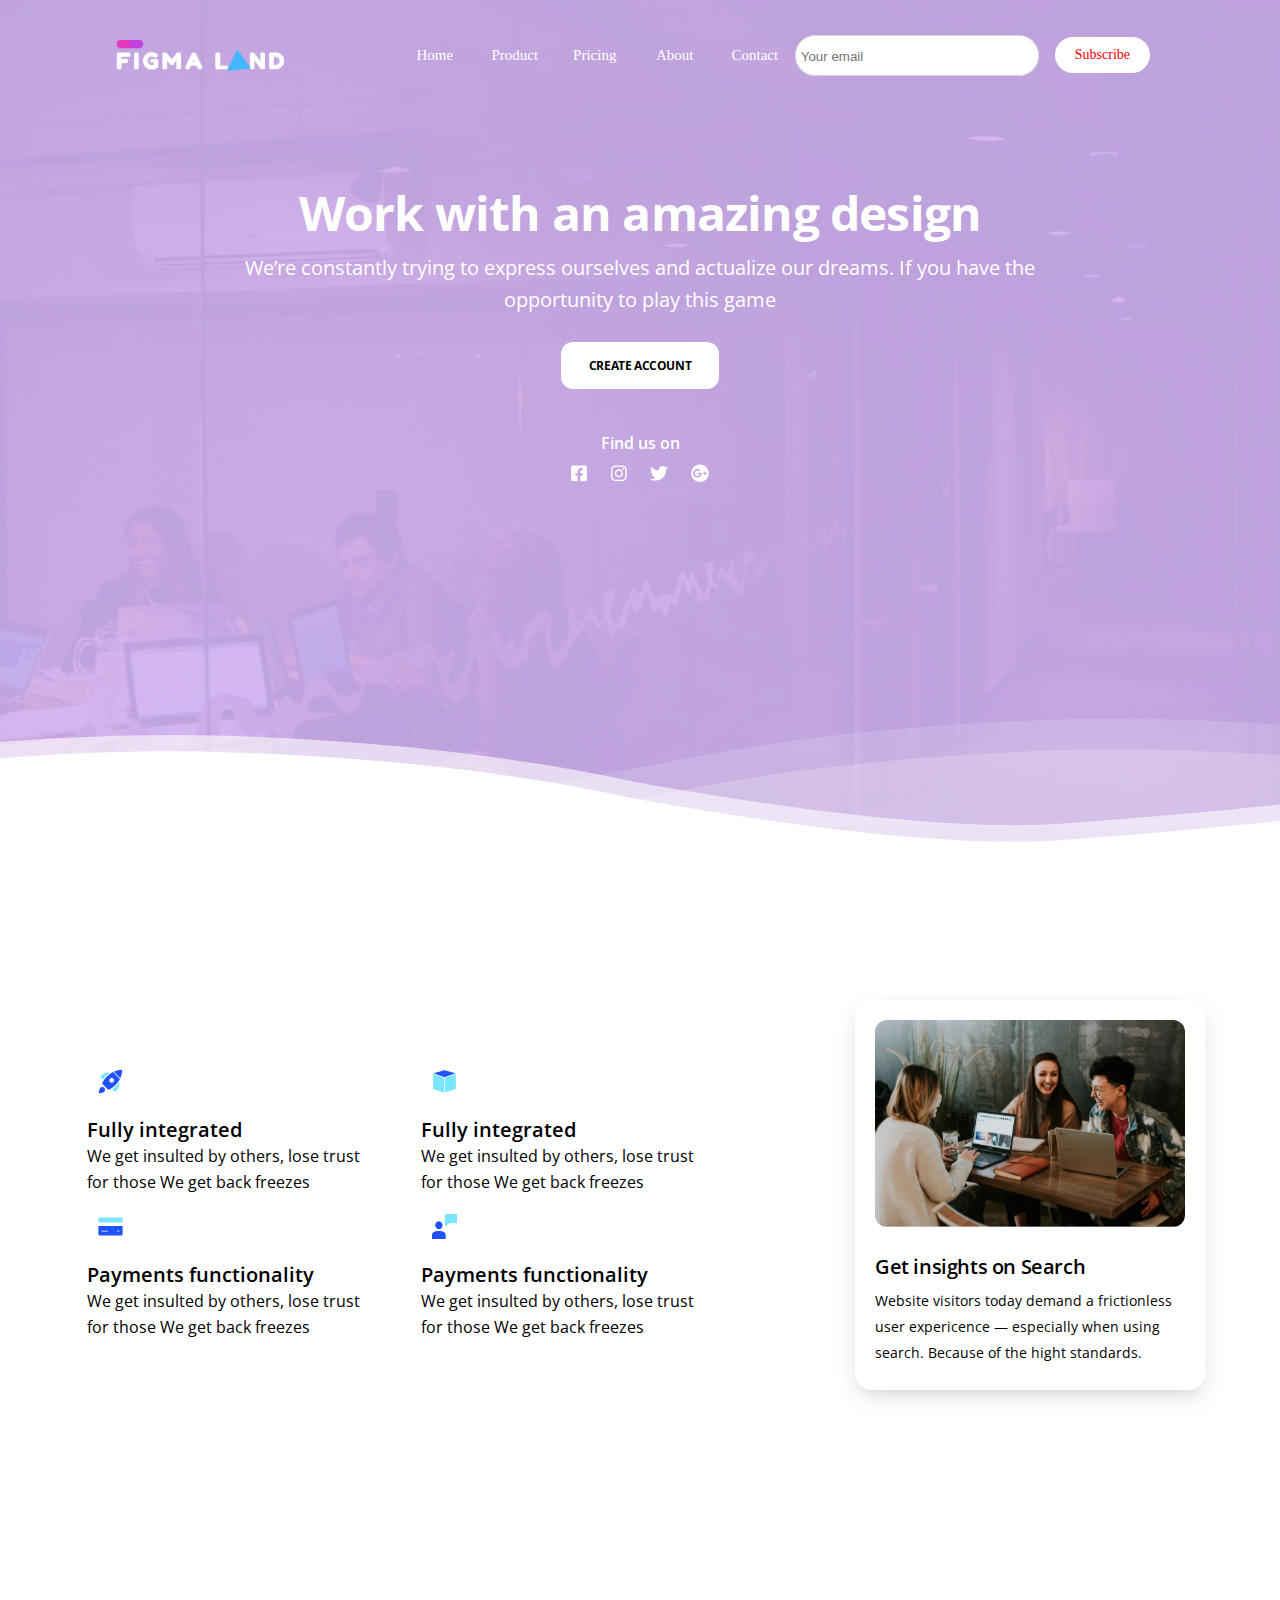
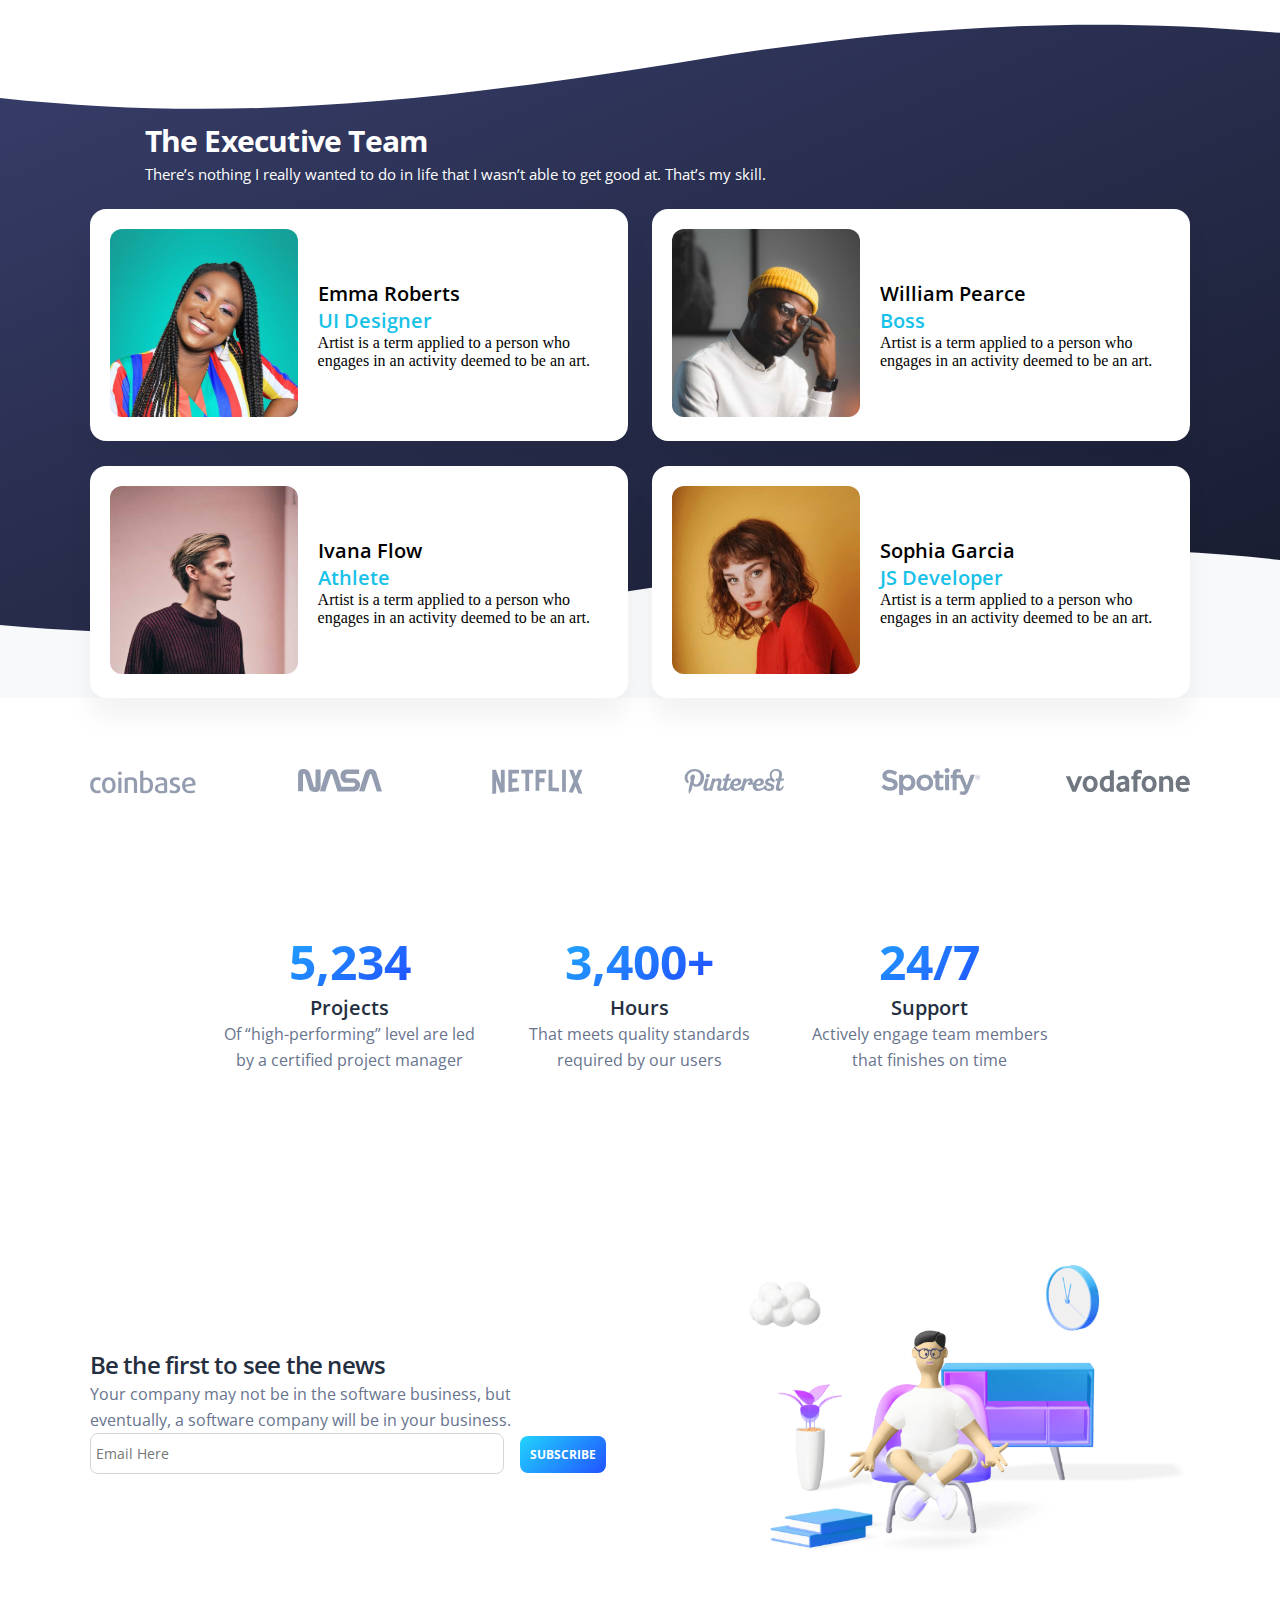
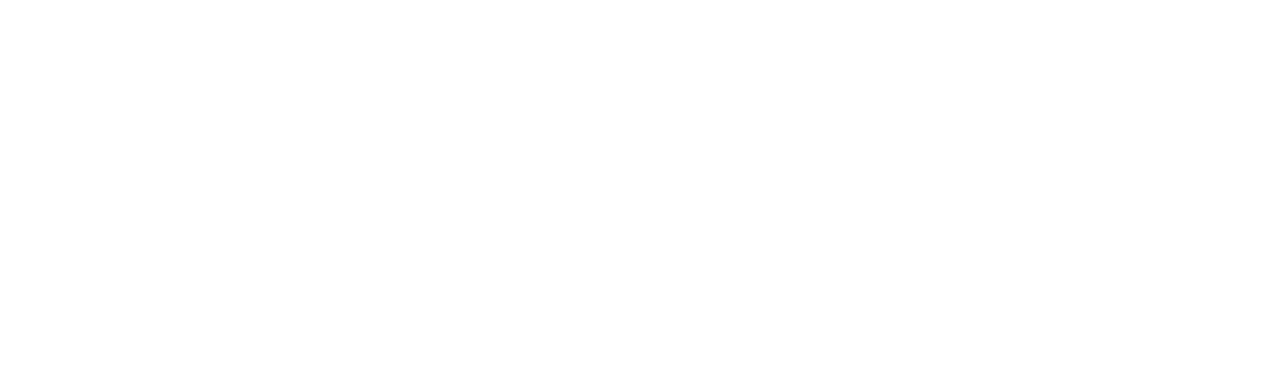
<file: Aboutcontent/About.html>
<!DOCTYPE html>
<html lang="en">

<head>
    <meta charset="UTF-8">
    <meta http-equiv="X-UA-Compatible" content="IE=edge">
    <meta name="viewport" content="width=device-width, initial-scale=1.0">
    <link rel="stylesheet" href="About.css">
    <!--Fonts-->
    <link rel="preconnect" href="https://fonts.googleapis.com">
    <link rel="preconnect" href="https://fonts.gstatic.com" crossorigin>
    <link href="https://fonts.googleapis.com/css2?family=Open+Sans:wght@300&family=Roboto:wght@300&display=swap"
        rel="stylesheet">
    <title>Document</title>
</head>

<body>
    <header>
        <!--NavBar Section-->
        <nav class="navbar">
            <div class="navbar_container">
                <a href="#home" id="navbar__logo"><img src="../navbarlogo.svg" alt="navbarlogo"></a>

                <div class="navbar__toggle" id="mobile-menu">
                    &#x2630;
                </div>

                <div class="nabar_times inactive">
                    &times;
                </div>


                <ul class="navbar__menu visible">
                    <li class="navbar__item">
                        <a href="../index.html" class="navbar__link" id="home-page">Home</a>
                    </li>
                    <li class="navbar__item">
                        <a href="#product" class="navbar__link" id="product-page">Product</a>
                    </li>
                    <li class="navbar__item">
                        <a href="#Pricing" class="navbar__link" id="pricing-page">Pricing</a>
                    </li>
                    <li class="navbar__item">
                        <a href="#About" class="navbar__link" id="About-page">About</a>
                    </li>
                    <li class="navbar__item">
                        <a href="#Contact" class="navbar__link" id="Contact-page">Contact</a>
                    </li>

                    <li>
                        <a href="#email" class="inputnav">
                            <input type="email" placeholder="Your email">
                        </a>
                    </li>

                    <li class="navbar__btn">
                        <a href="#sign-up" class="buttonx" id="Subscribe">Subscribe</a>
                    </li>
                </ul>
            </div>
        </nav>
        <!--End of NavBar Section-->
    
    
        <div class="headersection">
            <h1>Work with an amazing design</h1>
            <p>We’re constantly trying to express ourselves and actualize our dreams. If you have the opportunity to
                play this game</p>
            <button>CREATE ACCOUNT</button>
            <div class="headersectionhandles">
                <h3>Find us on</h3>
                <div class="socialholder">
                    <img src="./Aboutig/facebook.svg" alt="facebook">
                    <img src="./Aboutig/instagra.svg" alt="instagra">
                    <img src="./Aboutig/twitter.svg" alt="twitter">
                    <img src="./Aboutig/google+.svg" alt="google+">
                </div>
            </div>
        </div>
    </header>
    <!--header section-->

    <!--verification section-->
    <section class="verification">
        <div class="erificationhold">
            <div class="cardholder">
                <div class="card">
                    <div class="sectioncardone">
                        <div class="sectioncardig">
                            <img src="./Aboutig/Rocket.svg" alt="Rocket">
                        </div>
                        <h2>Fully integrated</h2>
                        <p>We get insulted by others, lose trust for those We get back freezes</p>
                    </div>

                    <div class="sectioncardone">
                        <div class="sectioncardig">
                            <img src="./Aboutig/creditcard.svg" alt="creditcard">
                        </div>
                        <h2>Payments functionality</h2>
                        <p>We get insulted by others, lose trust for those We get back freezes</p>
                    </div>
                </div>


                <div class="cardz">
                    <div class="sectioncardone">
                        <div class="sectioncardig">
                            <img src="./Aboutig/app.svg" alt="Rocket">
                        </div>
                        <h2>Fully integrated</h2>
                        <p>We get insulted by others, lose trust for those We get back freezes</p>
                    </div>

                    <div class="sectioncardone">
                        <div class="sectioncardig">
                            <img src="./Aboutig/customerSupport.svg" alt="creditcard">
                        </div>
                        <h2>Payments functionality</h2>
                        <p>We get insulted by others, lose trust for those We get back freezes</p>
                    </div>
                </div>
            </div>

            <div class="team">
                <div class="teamholder">
                    <div class="teamig">
                        <img src="./Aboutig/groupig.svg" alt="group">
                    </div>
                    <h2>Get insights on Search</h2>
                    <p>Website visitors today demand a frictionless user expericence — especially when using search.
                        Because
                        of the hight standards.</p>
                </div>
            </div>
        </div>
    </section>
    <!--end of verification section-->

<!--executives-->
    <section class="flame">
        <div class="executives">
            <div class="executiveheader">
                <h2>The Executive Team</h2>
                <p>There’s nothing I really wanted to do in life that I wasn’t able to get good at. That’s my skill.</p>
            </div>


            <div class="mentor1">
                <div class="mentorig">
                    <div class="firstbox">
                        <img src="./Aboutig/Executie1.svg" alt="Executie1">
                    </div>

                    <div class="mentorpBox">
                        <h2>Emma Roberts</h2>
                        <h3>UI Designer</h3>
                        <p>Artist is a term applied to a person who engages in an activity deemed to be an art.</p>
                    </div>
                </div>

                <div class="mentorig">
                    <div class="firstbox">
                        <img src="./Aboutig/Executie2.svg" alt="Executie2">
                    </div>

                    <div class="mentorpBox">
                        <h2>William Pearce</h2>
                        <h3>Boss</h3>
                        <p>Artist is a term applied to a person who engages in an activity deemed to be an art.</p>
                    </div>
                </div>

            </div>

            <div class="winning">
                <div class="bullet">
                    <div class="firstbox">
                        <img src="./Aboutig/Executie3.svg" alt="Executie3">
                    </div>

                    <div class="mentorpBox">
                        <h2>Ivana Flow</h2>
                        <h3>Athlete</h3>
                        <p>Artist is a term applied to a person who engages in an activity deemed to be an art.</p>
                    </div>
                </div>
                <div class="bullet">
                    <div class="firstbox">
                        <img src="./Aboutig/Executie4.svg" alt="Executie3">
                    </div>

                    <div class="mentorpBox">
                        <h2>Sophia Garcia</h2>
                        <h3>JS Developer</h3>
                        <p>Artist is a term applied to a person who engages in an activity deemed to be an art.</p>
                    </div>
                </div>
            </div>

        </div>
    </section>
    <!--end of executives-->


    <!--SlidderSection-->
    <section class="wave">
        <div class="NewsSlidder">
            <div class="slidder">
                <img src="./Aboutig/BrandsLogoGroup.svg" alt="BrandsLogoGroup">
            </div>

            <div class="sliddersection">
                <div class="slidderbox1">
                    <h2>5,234</h2>
                    <h4>Projects</h4>
                    <p>Of “high-performing” level are led by a certified project manager</p>
                </div>

                <div class="slidderbox1">
                    <h2>3,400+</h2>
                    <h4>Hours</h4>
                    <p>That meets quality standards required by our users</p>
                </div>

                <div class="slidderbox1">
                    <h2>24/7</h2>
                    <h4>Support</h4>
                    <p>Actively engage team members that finishes on time</p>
                </div>
            </div>
        </div>
    </section>
    <!--EndOfSlidderSection-->

    <!--footerSection-->
    <section class="footer">
        <div class="inputsection">
            <div class="inputholder">
                <h3>Be the first to see the news</h3>
                <p>Your company may not be in the software business, but eventually, a software company will be in your
                    business.</p>
                <input type="email" placeholder="Email Here">
                <button class="SubscribeButton">SUBSCRIBE</button>
            </div>

            <div class="inputholderig">
                <img src="./Aboutig/Intelligent.svg" alt="">
            </div>
        </div>
    </section>
    <!--endOfFooterSection-->

    <script src="About.js"></script>
</body>

</html>
</file>
<file: hall.css>
@import url("https://fonts.googleapis.com/css2?family=Montserrat:ital,wght@0,100;0,200;0,300;0,400;0,500;0,600;0,700;1,400;1,500&display=swap");

* {
    box-sizing: border-box;
    padding: 0;
    margin: 0;
    /* border: 1px solid red; */
    text-decoration: none;
    list-style: none;
    border: none;
}

header {
    background: url('./images/position.svg');
    background-size: cover;
    background-position: center;
}

.navbar {
    height: 80px;
    display: flex;
    justify-content: center;
    align-items: center;
    font-size: 1.2rem;
    position: relative;
    top: 0;
    z-index: 999;
    padding-top: 30px;
    /* background-color: burlywood; */
}

.navbar_container {
    display: flex;
    justify-content: space-between;
    height: 80px;
    z-index: 1;
    width: 90%;
    max-width: 1300px;
    margin: 0 auto;
    padding: 0 50px;

}

#navbar__logo {
    /* background-size: 100%; */
    display: flex;
    align-items: center;
    cursor: pointer;
    text-decoration: none;
    font-size: 2rem;
}

.navbar__menu {
    display: flex;
    align-items: center;
}

.navbar__item {
    height: 80px
}

.navbar__link {
    color: #fff;
    display: flex;
    align-items: center;
    justify-content: center;
    width: 80px;
    text-decoration: none;
    font-size: 15px;
    height: 100%;
}

.inputnav {
    font-size: 16px;
    outline: none;
    color: #67748E;
    background-color: #fff;
    border: none;
    padding: 10px 60px 10px 5px;
    border: 1px solid #D2D6DA;
    border-radius: 39px;
    font-family: 'Open Sans';
    font-weight: 400;
    font-size: 14px;
    line-height: 7px;
}

.navbar__btn {
    display: flex;
    justify-content: center;
    align-items: center;
    padding: 0 1rem;
    width: 100%;
}

.buttonx {
    display: flex;
    justify-content: center;
    align-items: center;
    text-decoration: none;
    padding: 10px 20px;
    height: 100%;
    width: 100%;
    border: none;
    outline: none;
    border-radius: 35px;
    background: #fff;
    color: red;
    font-size: 14px;
}

.walecontainer {
    display: flex;
}

.leftwaleig {
    width: 50%;
}

.leftwaleig img{
    width: 100%;
}

.waletext {
    width: 50%;
    padding-top: 15%;
}

.waletext h2 {
    font-family: 'Roboto';
    font-style: normal;
    font-weight: 900;
    font-size: 55px;
    line-height: 66px;
    color: #FFFFFF;
    width: 321px;
    margin-left: 150px;
}

.waletext p {
    font-family: 'Roboto';
    font-style: normal;
    font-weight: 700;
    font-size: 16px;
    line-height: 20px;
    letter-spacing: 0.2px;
    color: #FFFFFF;
    margin-top: 27px;

    width: 321px;
    margin-left: 150px;
}

.waletext button {
    padding: 16px 30px;
    background: #fff;
    border-radius: 35px;
    font-family: 'Roboto';
    font-style: normal;
    font-weight: 700;
    font-size: 22px;
    line-height: 33px;
    letter-spacing: 0.1px;
    color: #38A3F1;
    border: none;
    margin-top: 50px;

    width: 280px;
    margin-left: 150px;
}

/*Feature session*/
.Feature {
    max-width: 100%;
    justify-content: center;
    text-align: center;
}

.Featurecontent h3 {
    font-family: 'Roboto';
    font-style: normal;
    font-weight: 700;
    font-size: 22px;
    line-height: 33px;
    text-align: center;
    letter-spacing: 0.1px;
    color: #252B42;
    margin-top: 81px;
}

.Featurecontent h2 {
    font-family: 'Roboto';
    font-style: normal;
    font-weight: 400;
    font-size: 46px;
    line-height: 57px;
    text-align: center;
    letter-spacing: 0.2px;
    color: #252B42;
    margin-top: 17px;
}

.featuretop p {
    margin-top: 27px;
}

.FestureProduct {
    display: flex;
    flex-direction: column;
    padding: 20px 10px;
}

.featureparagraph p {
    width: 250px;
    text-align: left;
    padding-top: 20px;
    font-family: 'Roboto';
    font-style: normal;
    font-weight: 400;
    font-size: 18px;
    line-height: 27px;
    letter-spacing: 0.2px;
    color: #374754;
}

.featuretop {
    font-family: 'Roboto';
    font-style: normal;
    font-weight: 700;
    font-size: 16px;
    line-height: 20px;
    text-align: center;
    letter-spacing: 0.2px;
    color: #374754;
    width: 22%;
    margin: 0 auto;
    align-items: center;
    align-content: center;
}

.FeatureItems {
    margin: auto;
    display: flex;
    padding: 12px;
    width: 70%;
    flex-wrap: wrap;
    justify-content: space-around;
    padding-top: 100px;
}

.productimg {
    display: flex;
}

.Product1 h3 {
    width: 187px;
    text-align: left;
    margin-left: 15px;
}

.productimg h3 {
    font-family: 'Roboto';
    font-style: normal;
    font-weight: 700;
    font-size: 22px;
    line-height: 33px;
    letter-spacing: 0.1px;
    color: #252B42;
}

.imgproduc {
    background-color: #EF2779;
    border-radius: 50%;
    width: 50px;
    height: 50px;
}

.imgproduc img {
    margin-top: 18px;
}

/*End of Featur Session*/

/*Hero session*/
.hero {
    width: 100%;
    text-align: center;
}

.containerhero {
    width: 80%;
    margin: 0 auto;
}

.herocontainer {
    max-width: 300px;
    margin-left: 35%;
    justify-content: center;
    align-content: center;
}

.herocontainer h2 {
    align-items: center;
    font-family: Roboto;
    font-size: 46px;
    font-weight: 400;
    line-height: 57px;
    letter-spacing: 0.20000000298023224px;
    text-align: center;
    margin-top: 110px;
}

.herocontainer p {
    font-family: Roboto;
    font-size: 16px;
    font-weight: 700;
    line-height: 20px;
    letter-spacing: 0.20000000298023224px;
    text-align: center;
    margin-top: 27px;
}

.herocontainer button {
    padding: 16px 30px;
    background: #38A3F1;
    border-radius: 35px;
    font-family: 'Roboto';
    font-style: normal;
    font-weight: 700;
    font-size: 22px;
    line-height: 33px;
    letter-spacing: 0.1px;
    color: #fff;
    border: none;
    margin-top: 90px;
}

.laptopcontainer {
    margin-top: 113.6px;
    margin-bottom: 133.63px;
}

.laptopcontainer img {

    width: 100%;
}

/*Desktop light session*/
.desktoplight {
    display: flex;
    flex-direction: column;
    align-items: center;
    background: linear-gradient(39.97deg, #EF2779 0.79%, #7834BE 79.29%);
}

.desktopContent h4 {
    font-family: 'Roboto';
    font-style: normal;
    font-weight: 700;
    font-size: 22px;
    line-height: 33px;
    text-align: center;
    letter-spacing: 0.1px;
    color: #FFFFFF;
    margin-top: 81px;
}

.desktopContent h2 {
    font-family: 'Roboto';
    font-style: normal;
    font-weight: 400;
    font-size: 46px;
    line-height: 57px;
    text-align: center;
    letter-spacing: 0.2px;
    color: #FFFFFF;
    margin-top: 7px;
}

.desktopPara1 {
    font-family: 'Roboto';
    font-style: normal;
    font-weight: 700;
    font-size: 22px;
    line-height: 33px;
    letter-spacing: 0.1px;
    color: #FFFFFF;
    text-align: center;
    margin-top: 69px;
}

.desktopPara2 {
    font-family: 'Roboto';
    font-style: normal;
    font-weight: 400;
    font-size: 18px;
    line-height: 27px;
    letter-spacing: 0.2px;
    color: #FFFFFF;
    text-align: center;
    margin-top: 10px;
}

.desktopContent input {
    display: inline-flex;
    flex-direction: column;
    align-items: flex-start;
    padding: 19px 35px;
    width: 353px;
    height: 54px;
    background: #F4F4F4;
    border: 1px solid #E8E8E8;
    border-radius: 39px;
    margin-left: 13%;
    margin-top: 34px;
    font-family: 'Roboto';
    font-style: normal;
    font-weight: 400;
    font-size: 14px;
    line-height: 16px;
    letter-spacing: 0.1px;
    color: #18171D;
    outline: none;
}

.desktopContent button {
    display: inline-flex;
    align-items: center;
    padding: 17px 35px;
    width: 353px;
    height: 50px;
    background: #EF2779;
    margin-left: 13%;
    margin-top: 12px;
    margin-bottom: 104px;
    border-radius: 35px;
    border: none;
    font-family: 'Roboto';
    font-style: normal;
    font-weight: 500;
    font-size: 16px;
    line-height: 16px;
    letter-spacing: 0.2px;
    color: #FFFFFF;
}

/*End of Desktop light session*/

/*Desktop Partner Session*/
.DesktopPartner {
    width: 100%;
    justify-content: center;
    align-items: center;
}

.partnertext {
    text-align: center;
    padding-top: 130px;
    width: 300px;
    justify-content: center;
    margin: 0 auto;
}

.partnertext h2 {
    font-style: normal;
    font-weight: 400;
    font-size: 46px;
    line-height: 57px;
    text-align: center;
    letter-spacing: 0.2px;
    color: #252B42;
}

.partnertext p {
    font-family: 'Roboto';
    font-style: normal;
    font-weight: 700;
    font-size: 16px;
    line-height: 20px;
    text-align: center;
    letter-spacing: 0.2px;
    color: #374754;
}

.partnerlight {
    width: 80%;
    margin: 0 auto;
    display: flex;
    justify-content: center;
    flex-wrap: wrap;
}

.innerpartner {
    width: 150px;
    justify-content: space-between;
    text-align: center;
    margin: 75px;
}

.innerpartner h2 {
    font-family: 'Roboto';
    font-style: normal;
    font-weight: 700;
    font-size: 12px;
    line-height: 18px;
    letter-spacing: 0.1px;
    color: #374754;
    margin-bottom: 25px;
}

.innerpartner p {
    font-family: 'Roboto';
    font-style: normal;
    font-weight: 700;
    font-size: 12px;
    line-height: 18px;
    letter-spacing: 0.1px;
    color: #374754;
    margin-top: 25.41px;
}

.partnerlightbelow {
    width: 80%;
    margin: 0 auto;
    display: flex;
    justify-content: center;
    flex-wrap: wrap;
}

.buttonpartner {
    margin: 0 auto;
    max-width: 400px;
    margin-bottom: 80px;
}

.DesktopPartner button {
    align-items: center;
    padding: 16px 0px;
    width: 236px;
    height: 65px;
    background: #38A3F1;
    border-radius: 35px;
    border: none;
    font-family: 'Roboto';
    font-style: normal;
    font-weight: 700;
    font-size: 22px;
    line-height: 33px;
    letter-spacing: 0.1px;
    color: #FFFFFF;
    margin-left: 80px;
}

/*start of testimonial session*/

.testimonial {
    justify-content: center;
    width: 100%;
}

.testimonialinner {
    width: 80%;
    margin: 0 auto;
}

.testimonialc {
    max-width: 650px;
    margin: 0 auto;
    justify-content: center;
    align-items: center;
    text-align: center;
}

.testimonialc h2 {

    font-family: 'Roboto';
    font-style: normal;
    font-weight: 400;
    font-size: 46px;
    line-height: 57px;
    text-align: center;
    letter-spacing: 0.2px;
    color: #252B42;
    padding-top: 111px;
}

.innertestimg {
    margin-top: 90px;
    margin-bottom: 60px;
}

.innertestimg img {
    height: 46px;
    width: 229px;

}

.testimonialc .you {
    font-family: 'Roboto';
    font-style: normal;
    font-weight: 700;
    font-size: 16px;
    line-height: 20px;
    text-align: center;
    letter-spacing: 0.2px;
    color: #374754;
    padding-bottom: 60px;
}

.testimonialrel {
    display: flex;
    justify-content: center;
    margin-left: 12%;
}

.jew {
    width: 200px;
    justify-content: left;
    text-align: left;
    margin-left: 13px;
    margin-top: 5px;
}

.fow {
    display: grid;
}

.testimonialc .one1 {
    font-family: 'Roboto';
    font-style: normal;
    font-weight: 700;
    font-size: 12px;
    line-height: 18px;
    letter-spacing: 0.1px;
    color: #374754;
}

.testimonialc .one2 {
    font-family: 'Roboto';
    font-style: normal;
    font-weight: 400;
    font-size: 15px;
    line-height: 27px;
    letter-spacing: 0.2px;
    color: #252B42;
}

.guyx {
    text-align: center;

}

.testimonialc button {
    padding: 16px 47px;
    background: #38A3F1;
    border-radius: 35px;
    font-family: 'Roboto';
    font-style: normal;
    font-weight: 700;
    font-size: 22px;
    line-height: 33px;
    letter-spacing: 0.1px;
    color: #FFFFFF;
    margin-top: 80px;
    border: none;
    margin-bottom: 100px;
}

/*End of testimonial session*/
.pricelightrow {
    display: flex;
    justify-content: space-between;
    flex-wrap: wrap;
}

.priceheader {
    margin: 0 auto;
    width: 280px;
    text-align: center;
}

.priceheader h3 {
    font-family: Roboto;
    font-size: 46px;
    font-weight: 400;
    line-height: 57px;
    letter-spacing: 0.20000000298023224px;
    text-align: center;
    padding-top: 110px;
}

.priceheader p {
    font-family: Roboto;
    font-size: 16px;
    font-weight: 700;
    line-height: 20px;
    letter-spacing: 0.20000000298023224px;
    text-align: center;
    padding-top: 27px;
}

.lightrow {
    width: 300px;
    background-color: #fff;
    margin: 90px auto;
    box-shadow: 0px 13px 19px 0px #00000012;
    padding: 40px;
    width: 335px;
    border: 1px solid #DEDEDE;
    box-shadow: 0px 13px 19px rgba(0, 0, 0, 0.07);
    border-radius: 10px;
    color: #18171D;
}

.lightrow:hover {
    width: 300px;
    justify-content: space-between;
    box-shadow: 0px 13px 19px 0px #00000012;
    padding: 40px;
    width: 335px;
    background: linear-gradient(39.97deg, #EF2779 0.79%, #7834BE 79.29%);
    border: 1px solid #DEDEDE;
    box-shadow: 0px 13px 19px rgba(0, 0, 0, 0.07);
    border-radius: 10px;
    color: #FFFFFF;
}


.lightrow h2 {
    font-family: Roboto;
    font-size: 22px;
    font-weight: 700;
    line-height: 33px;
    letter-spacing: 0.10000000149011612px;
    text-align: left;
    margin-top: 43px;
}

.lightrow p {
    font-family: 'Roboto';
    font-style: normal;
    font-weight: 700;
    font-size: 12px;
    line-height: 18px;
    letter-spacing: 0.1px;
    color: #374754;
    margin-top: 3px;
}

.rowvalue {
    display: flex;
    margin-top: 33px;
}

.rowvalue h3 {
    font-family: 'Roboto';
    font-style: normal;
    font-weight: 900;
    font-size: 55px;
    line-height: 66px;
    letter-spacing: 0.2px;
    color: #252B42;
}

.rowvalue h4 {
    font-family: 'Roboto';
    font-style: normal;
    font-weight: 700;
    font-size: 22px;
    line-height: 33px;
    letter-spacing: 0.1px;
    color: #252B42;
}

.lightrow button {
    align-items: center;
    padding: 18px 38px;
    margin-top: 25px;
    margin-bottom: 27px;
    width: 255px;
    height: 52px;
    background: #38A3F1;
    border-radius: 35px;
    border: none;
    font-family: 'Roboto';
    font-style: normal;
    font-weight: 500;
    font-size: 16px;
    line-height: 16px;
    letter-spacing: 0.2px;
    color: #FFFFFF;
}

.lightrow button:hover {
    align-items: center;
    padding: 18px 38px;
    margin-top: 25px;
    margin-bottom: 27px;
    width: 255px;
    height: 52px;
    background: #FFFFFF;
    border-radius: 35px;
    border: none;
    font-family: 'Roboto';
    font-style: normal;
    font-weight: 500;
    font-size: 16px;
    line-height: 16px;
    letter-spacing: 0.2px;
    color: #EF2779;
}

/*Start of contactsection*/
.contactsection {
    width: 100%;
    background: #252B42;
    justify-content: center;
}

.contactholder {
    width: 80%;
    margin: 0 auto;
}

.contactcontent {
    width: 729.724365234375px;
    margin: 0 auto;
    justify-content: center;
    text-align: center;
}

.contacth1 {
    width: 280px;
    text-align: center;
    justify-content: center;
    position: relative;
    left: 30%;
    color: #fff;
}

.contacth1 h2 {
    font-family: Roboto;
    font-size: 46px;
    font-weight: 400;
    line-height: 57px;
    letter-spacing: 0.20000000298023224px;
    text-align: center;
    padding-top: 90px;
    color: #fff;
}

.conatacth1 .matt {
    font-family: Roboto;
    font-size: 16px;
    font-weight: 700;
    line-height: 20px;
    letter-spacing: 0.20000000298023224px;
    text-align: center;
    padding-top: 27px;
    color: #fff;
}

.conatactinput {
    display: flex;
    width: 729.724365234375px;
    flex-wrap: wrap;
    justify-content: space-between;
}

.inputcontact {
    width: 400.7243957519531px;
    border-radius: 13.07420539855957px;
    padding: 26px, 41px, 26px, 41px;
    margin-top: 60px;
    background: #FFFFFF;
    text-align: center;
    margin-bottom: 85px;
}

.inputcontact h3 {
    font-family: 'Roboto';
    font-style: normal;
    font-weight: 700;
    font-size: 14.3816px;
    line-height: 22px;
    letter-spacing: 0.065371px;
    color: black;
}

form {
    margin-top: 30px;
}

.inputcontact span{
    font-size: 14px;
    color: red;

}

.inputcontact .inputfield {
    display: flex;
    flex-direction: column;
    align-items: flex-start;
    padding: 19px 13.0742px;
    width: 318.72px;
    height: 35.84px;
    background: #F5F5F5;
    border: 1px solid #E8E8E8;
    border-radius: 39px;
    order: 1;
    align-self: stretch;
    flex-grow: 0;
    margin: 10px auto;
    outline: none;
}

.inputcontact .textarea-field {
    display: flex;
    flex-direction: column;
    align-items: flex-start;
    padding: 15.0353px 13.0742px;
    gap: 30.72px;
    width: 318.72px;
    height: 126.17px;
    margin: 10px auto;
    background: #F5F5F5;
    border: 0.65371px solid #E8E8E8;
    outline: none;
}

.inputcontact button {
    align-items: center;
    padding: 15px 40px;
    background: #EF2779;
    border-radius: 35px;
    font-family: 'Roboto';
    font-style: normal;
    font-weight: 500;
    font-size: 16px;
    text-align: center;
    color: #FFFFFF;
    margin-bottom: 13%;
    align-content: flex-start;
    border: none;
}

.dread {
    margin-right: 52%;
}

.contact-location {
    padding-top: 7em;
    width: 40%;
}


.holdlocation {
    display: flex;
    gap: 1em;
    margin-top: 25px;
    color: #fff;
}

.holdlocation p {
    text-align: left;
    padding: 2px;
    width: 100%;
    font-size: 12px;
}

.zazuu {
    display: flex;
    gap: 32px;
    padding-top: 30%;
}

/*End of contactsection*/


/*footer session*/

.footer {
    width: 100%;
}

.footercontainer {
    display: flex;
    margin: 0 auto;
    width: 80%;
    gap: 80px;
    align-content: center;
    justify-content: center;
    flex-wrap: wrap;
    margin-top: 130px;
    margin-bottom: 100px;
}

.pages h3 {
    font-family: 'Roboto';
    font-weight: 700;
    font-size: 22px;
    line-height: 33px;
    letter-spacing: 0.1px;
    color: #252B42;
}

.pages p {
    font-family: 'Roboto';
    font-weight: 400;
    font-size: 15px;
    line-height: 27px;
    letter-spacing: 0.2px;
    color: #252B42;
    margin-top: 23px;
}

.footerimg {
    padding-left: 20px;
}

.footerimg img {
    border-radius: 22px;
}

.orderofdays {
    display: flex;
    gap: 20px;
}

.daysoforder {
    display: flex;
    gap: 20px;
    margin-top: 21px;
    justify-content: left;
    align-items: center;
}

.daysoforder img {
    width: 11%;
}

.platformlink {
    display: flex;
    margin-top: 35px;
    gap: 32px;
    justify-content: left;
    align-items: center;
}

/*End of footer session*/


@media (max-width:768px) {

    .walecontainer{
        display: block;
    }

    .navbar_container {
        display: flex;
        justify-content: space-between;
        height: 80px;
        z-index: 1;
        width: 100%;
        max-width: 1300px;
        padding: 0;
    }

    .navbar__menu {
        display: grid;
        grid-template-columns: auto;
        margin: 0;
        width: 100%;
        position: absolute;
        top: -1000px;
        opacity: 1;
        transition: all 0.5s ease;
        z-index: -1;
        /* background: #131313; */
    }

    .inputnav {
        display: none;
    }

    .navbar__menu.active {
        background: #131313;
        top: 100%;
        opacity: 1;
        transition: all 0.5s ease;
        z-index: 99;
        height: 60vh;
        font-size: 1.6rem;
    }

    #navbar__logo {
        padding-left: 25px;
    }

    .navbar__toggle .bar {
        width: 25px;
        height: 3px;
        margin: 5px auto;
        transition: all 0.3s ease-in-out;
        background: #fff;
    }

    .navbar__item {
        width: 100%;
    }

    .navbar__link {
        text-align: center;
        padding: 2rem;
        width: 100%;
        display: table;
    }

    .navbar_btn {
        padding-bottom: 2rem;
    }

    .buttonx {
        display: flex;
        justify-content: center;
        align-items: center;
        width: 80%;
        height: 50px;
        margin: 0;
    }

    #mobile-menu {
        position: absolute;
        top: 4%;
        right: 5%;
        transform: translate(5%, 20%);
    }

    .navbar__toggle .bar {
        display: block;
        cursor: pointer;
    }

    #mobile-menu:is-active .bar:nth-child(2) {
        opacity: 0;
    }

    #mobile-menu:is-active .bar:nth-child(1) {
        transform: translateY(8px) rotate(45deg);
    }

    #mobile-menu:is-active .bar:nth-child(3) {
        transform: translateY(-8px) rotate(-45deg);
    }

    .waletext h2{
        color: #fff;
        font-size: 50px;
        margin-left: 0px;
        text-align: center;
    }

    .leftwaleig {
        width: 100%;
    }

    .leftwaleig img{
        width: 100%;
    }

    .waletext p {
        font-family: 'Roboto';
        font-style: normal;
        font-weight: 700;
        font-size: 16px;
        line-height: 20px;
        letter-spacing: 0.2px;
        color: #18171D;
        margin-top: 27px;
        width: 310px;
        margin-left: 0px;
        text-align: center;
        justify-content: center;
    }
    .waletext button {
        padding: 16px 30px;
        background: #38A3F1;
        border-radius: 35px;
        font-family: 'Roboto';
        font-style: normal;
        font-weight: 700;
        font-size: 22px;
        line-height: 33px;
        letter-spacing: 0.1px;
        color: #fff;
        border: none;
        margin-top: 50px;
        width: 280px;
        margin-left: 20px;;
    }


    
    .featuretop {
        font-family: 'Roboto';
        font-style: normal;
        font-weight: 700;
        font-size: 16px;
        line-height: 20px;
        text-align: center;
        letter-spacing: 0.2px;
        color: #374754;
        padding: 0%;
        width: 100%;
        margin: 0 0;
    }



    .featuretop p {
        width: 100%;
        margin-top: 27px;
    }


    .herocontainer {
        width: 300px;
        margin-right: 100%;
        justify-content: center;
        align-content: center;
        position: relative;
        right: 38%;
    }

    .desktopContent {
        width: 100%;
    }

    .desktopContent input {
        position: relative;
        right: 18px;
        width: 300px;
    }

    .desktopContent button {
        position: relative;
        right: 18px;
        width: 300px;
        margin-bottom: 104px;
        border-radius: 35px;
        border: none;
        font-family: 'Roboto';
        font-style: normal;
        font-weight: 500;
        font-size: 16px;
        line-height: 16px;
        letter-spacing: 0.2px;
        color: #FFFFFF;
    }

    .partnerlight {
        width: 100%;
        margin: 0 auto;
        display: flex;
        justify-content: center;
        flex-wrap: wrap;
    }

    .innerpartner {
        width: 600px;
        justify-content: space-between;
        text-align: center;
        margin: 75px;
    }

    .partnerlightbelow {
        width: 100%;
        margin: 0 0;
        display: flex;
        justify-content: center;
        flex-wrap: wrap;
    }

    .DesktopPartner button {
        align-items: center;
        background: #38A3F1;
        border-radius: 35px;
        border: none;
        font-family: 'Roboto';
        font-style: normal;
        font-weight: 700;
        font-size: 22px;
        line-height: 33px;
        letter-spacing: 0.1px;
        color: #FFFFFF;
        margin-left: 16%;
    }

    .testimonialc button {
        position: relative;
        max-width: 100%;
    }

    .testimonialrel {
        display: flex;
        justify-content: center;
        margin-left: 0;
    }

    .lightrow {
        background-color: #fff;
        margin: 0 auto;
        margin-top: 50px;
        box-shadow: 0px 13px 19px 0px #00000012;
        padding: 10px 40px;
        width: 280px;
        border: 1px solid #DEDEDE;
        box-shadow: 0px 13px 19px rgb(0 0 0 / 7%);
        border-radius: 10px;
        color: #18171D;
    }

    .lightrow:hover {
        width: 280px;
        box-shadow: 0px 13px 19px 0px #00000012;
        padding: 10px 40px;
        background: linear-gradient(39.97deg, #EF2779 0.79%, #7834BE 79.29%);
        border: 1px solid #DEDEDE;
        box-shadow: 0px 13px 19px rgba(0, 0, 0, 0.07);
        border-radius: 10px;
        color: #FFFFFF;
    }

    .alpha {
        margin-bottom: 35%;
    }


    .lightrow button {
        position: relative;
        right: 0;
        align-items: center;
        width: 200px;
        height: 52px;
        background: #38A3F1;
        border-radius: 35px;
        border: none;
    }

    .lightrow button:hover {
        position: relative;
        right: 0;
        align-items: center;
        width: 200px;
        height: 52px;
        background: #38A3F1;
        border-radius: 35px;
        border: none;
    }

    .conatactinput {
        display: block;
        max-width: 100%;
        justify-content: space-between;
        margin-top: 100px;
    }

    .contactcontent {
        max-width: 100%;
        margin: 0 0;
        justify-content: center;
        text-align: center;
    }

    .contact-location {
        padding-top: 7em;
        width: 80%;
        margin: 0 auto;
    }

    .contacth1 {
        color: #fff;
        position: relative;
        margin: 0 auto;
        left: 0;
    }

    .contactholder {
        width: 100%;
        margin: 0 0;
        /* background-color: aqua; */
    }

    .contacth1 h2 {
        font-family: Roboto;
        font-size: 46px;
        font-weight: 400;
        line-height: 57px;
        letter-spacing: 0.20000000298023224px;
        text-align: center;
        padding-top: 90px;
        color: #fff;
        position: relative;
    }

    .footerimg {
        width: 100%;
        padding: 0 0;
    }

    .footerimg img {
        width: 100%;
    }

    .daysoforder {
        display: flex;
        gap: 20px;
        margin-top: 21px;
        justify-content: left;
        align-items: center;
        width: 100%;
    }

    .papa {
        font-size: 14px;
    }

    .inputcontact {
        width: 90%;
        margin: 0 auto;
    }

    .inputcontact .inputfield {
        width: 250px;
        margin: 10px auto;
    }

    .inputcontact .textarea-field {
        width: 250px;
        margin: 10px auto;
    }

    .inputcontact button {
        align-items: center;
        padding: 15px 40px;
        background: #EF2779;
        border-radius: 35px;
        font-family: 'Roboto';
        font-style: normal;
        font-weight: 500;
        font-size: 16px;
        text-align: center;
        color: #FFFFFF;
        margin-bottom: 13%;
        align-content: center;
        border: none;
    }


    .dread {
        margin-right: 0;
    }

    .zazuu {
        justify-content: center;
        align-items: center;
    }

    .platformlink {
        justify-content: center;
        align-items: center;
    }
}
</file>
<file: About.css>
@import url('https://fonts.googleapis.com/css2?family=Open+Sans:wght@300&family=Roboto:wght@300&display=swap');

* {
    margin: 0;
    padding: 0;
    border: 0;
    outline: 0;
    text-decoration: none;
    list-style: none;
    box-sizing: border-box;
}

/*header section*/
header {
    background: url('./Aboutig/Background.svg');
    background-size: cover;
    background-position: center;
    height: 100vh;
}

/*End of header section*/

/*nav section*/
.navbar {
    height: 80px;
    display: flex;
    justify-content: center;
    align-items: center;
    font-size: 1.2rem;
    position: relative;
    top: 0;
    z-index: 999;
    padding-top: 30px;
    /* background-color: burlywood; */
}

.navbar_container {
    display: flex;
    justify-content: space-between;
    height: 80px;
    z-index: 1;
    width: 90%;
    max-width: 1300px;
    margin: 0 auto;
    padding: 0 50px;

}

#navbar__logo {
    /* background-size: 100%; */
    display: flex;
    align-items: center;
    cursor: pointer;
    text-decoration: none;
    font-size: 2rem;
}

.navbar__menu {
    display: flex;
    align-items: center;
}

.navbar__item {
    height: 80px
}

.navbar__link {
    color: #fff;
    display: flex;
    align-items: center;
    justify-content: center;
    width: 80px;
    text-decoration: none;
    font-size: 15px;
    height: 100%;
}

.inputnav {
    font-size: 16px;
    outline: none;
    color: #67748E;
    background-color: #fff;
    border: none;
    padding: 10px 60px 10px 5px;
    border: 1px solid #D2D6DA;
    border-radius: 39px;
    font-family: 'Open Sans';
    font-weight: 400;
    font-size: 14px;
    line-height: 7px;
}

.navbar__btn {
    display: flex;
    justify-content: center;
    align-items: center;
    padding: 0 1rem;
    width: 100%;
}

.buttonx {
    display: flex;
    justify-content: center;
    align-items: center;
    text-decoration: none;
    padding: 10px 20px;
    height: 100%;
    width: 100%;
    border: none;
    outline: none;
    border-radius: 35px;
    background: #fff;
    color: red;
    font-size: 14px;
}

/*end of nav section*/

/*insideHeaderSection*/
.headersection {
    text-align: center;
    color: #fff;
    padding-top: 100px;
}

.headersection h1 {
    font-family: Open Sans;
    font-size: 48px;
    font-weight: 700;
    letter-spacing: -0.0167em;
    text-align: center;
}

.headersection p {
    font-family: Open Sans;
    font-size: 20px;
    font-weight: 400;
    line-height: 32px;
    letter-spacing: 0em;
    text-align: center;
    max-width: 800px;
    justify-content: center;
    margin: 0 auto;
    padding-top: 7px;
}

.headersection button {
    font-size: 16px;
    background-color: #fff;
    border: none;
    margin-top: 12px;
    padding: 15px 28px;
    border-radius: 12px;
    font-family: 'Open Sans';
    font-weight: 700;
    font-size: 12px;
    letter-spacing: -0.034em;
    color: #000000;
    margin-top: 26px;
}

.headersectionhandles h3 {
    font-family: 'Open Sans';
    font-style: normal;
    font-weight: 600;
    font-size: 16px;
    align-items: center;
    text-align: center;
    padding-top: 43px;
    color: #FFFFFF;
}

.socialholder {
    display: flex;
    gap: 23px;
    align-items: center;
    justify-content: center;
    margin-top: 10px;
}

/*EndOfInsideHeaderSection*/

/*verification section*/
.verification {
    width: 100%;
    padding: 100px 0;
    max-width: 1500px;
    /* background-color: #2152FF; */
}

.erificationhold {
    display: flex;
    width: 1130px;
    max-width: 100%;
    margin: 0 auto;
    align-items: center;
    justify-content: space-between;
}

.cardholder {
    display: flex;
    gap: 24px;
    align-items: center;
    justify-content: space-between;
}

.card {
    width: 310px;
    padding: 12px;
}

.cardz {
    width: 310px;
    padding: 12px;
}

.sectioncardig {
    margin-top: 19px;
    margin-left: 4%;
}

.sectioncardone h2 {
    font-family: Open Sans;
    font-size: 20px;
    font-weight: 600;
    letter-spacing: 0em;
    text-align: left;
}

.sectioncardone p {
    font-family: Open Sans;
    font-size: 16px;
    font-weight: 400;
    line-height: 26px;
    letter-spacing: 0em;
    text-align: left;
}

.sectioncardig img {
    padding-bottom: 18px;
}

.team {
    height: 390px;
    width: 350px;
    max-width: 100%;
    border-radius: 16px;
    box-shadow: 0px 8px 26px -4px rgba(20, 20, 20, 0.15), 0px 8px 9px -5px rgba(20, 20, 20, 0.06);
    background-color: #fff;
    padding: 20px;
}

.teamig img {
    width: 100%;
    border-radius: 12px;
}

.teamholder h2 {
    font-family: Open Sans;
    font-size: 20px;
    font-weight: 600;
    letter-spacing: -0.02em;
    margin-top: 22px;
}

.teamholder p {
    font-family: Open Sans;
    font-size: 14px;
    font-weight: 400;
    line-height: 26px;
    text-align: left;
    margin-top: 8px;
}

/*end verification section*/


/*executives*/
.flame {
    background: url('./Aboutig/Backgroundsection.svg');
    background-size: cover;
    background-position: center;
}

.executives {
    margin: 0 auto;
    width: 86%;
    margin-top: 110px;
}

.executiveheader h2 {
    font-family: Open Sans;
    font-size: 30px;
    font-weight: 700;
    letter-spacing: -0.0267em;
    text-align: left;
    color: #fff;
    padding-top: 120px;
}

.executiveheader p {
    font-family: Open Sans;
    font-size: 15px;
    font-weight: 400;
    line-height: 26px;
    letter-spacing: 0em;
    text-align: left;
    color: #fff;
}

.mentor1 {
    display: flex;
    justify-content: center;
    gap: 24px;
    margin-top: 22px;
}

.firstbox img {
    border-radius: 12px;
}

.mentorpBox h2 {
    font-family: Open Sans;
    font-size: 20px;
    font-weight: 600;
    letter-spacing: 0em;
    text-align: left;
    /* color: #fff; */
}

.mentorpBox h3 {
    font-family: Open Sans;
    font-size: 20px;
    font-weight: 600;
    letter-spacing: 0em;
    text-align: left;
    color: #17C1E8;
}

.mentor p {
    font-family: 'Open Sans';
    font-weight: 400;
    font-size: 16px;
    line-height: 26px;
    align-items: center;
    color: #67748E;
}

.mentorig {
    display: flex;
    width: 580px;
    /* height: 220px; */
    left: 972px;
    top: 1849px;
    background: #FFFFFF;
    box-shadow: 0px 20px 27px rgba(0, 0, 0, 0.05);
    border-radius: 16px;
    padding: 20px;
    justify-content: center;
    align-items: center;
    gap: 20px;
}


.winning {
    display: flex;
    gap: 24px;
    margin-top: 25px;
}

.bullet {
    display: flex;
    width: 580px;
    left: 972px;
    top: 1849px;
    background: #FFFFFF;
    box-shadow: 0px 20px 27px rgba(0, 0, 0, 0.05);
    border-radius: 16px;
    padding: 20px;
    justify-content: center;
    align-items: center;
    gap: 20px;
}

/*End of executives*/

/*<!--Slidder Section-->*/
.wave {
    width: 100%;
    max-width: 1500px;
    justify-content: center;
}

.NewsSlidder {
    width: 86%;
    margin: 0 auto;
    margin-top: 50px;
}

.slidder {
    padding-top: 20px;
}

.slidder img {
    width: 100%;
}


.sliddersection {
    display: flex;
    justify-content: center;
    flex-wrap: wrap;
    padding: 120px 0 0 0;
}

.slidderbox1 {
    background: #fff;
    width: 270px;
    height: 200px;
    margin: 10px;
    border-radius: 15px;
}

.slidderbox1 h2 {
    font-family: 'Open Sans';
    font-style: normal;
    font-weight: 700;
    font-size: 48px;
    align-items: center;
    text-align: center;
    background: linear-gradient(142.76deg, #21D4FD -8.13%, #2152FF 74.24%);
    -webkit-background-clip: text;
    -webkit-text-fill-color: transparent;
    background-clip: text;
}

.slidderbox1 h4 {
    font-family: 'Open Sans';
    font-style: normal;
    font-weight: 600;
    font-size: 20px;
    align-items: center;
    text-align: center;
    color: #252F40;
}

.slidderbox1 p {
    font-family: 'Open Sans';
    font-style: normal;
    font-weight: 400;
    font-size: 16px;
    line-height: 26px;
    align-items: center;
    text-align: center;
    color: #67748E;
}

/*<!--End Slidder Section-->*/

/*start of footer section*/
.footer {
    background-color: #fff;
}

.inputsection {
    display: grid;
    margin: 0 auto;
    max-width: 86%;
    align-items: center;
    margin-top: 80px;
    margin-bottom: 387px;
    grid-template-columns: 50% 46%;
    gap: 3rem;
}

.inputholder h3 {
    font-family: 'Open Sans';
    font-style: normal;
    font-weight: 600;
    font-size: 24px;
    align-items: center;
    letter-spacing: -0.03333em;
    color: #252F40;
}

.inputholder p {
    font-family: 'Open Sans';
    font-weight: 400;
    font-size: 16px;
    line-height: 26px;
    align-items: center;
    color: #67748E;
    width: 90%;
}

.inputholder input {
    font-size: 16px;
    outline: none;
    color: #67748E;
    background-color: #fff;
    border: none;
    padding: 10px 230px 10px 5px;
    border: 1px solid #D2D6DA;
    border-radius: 8px;
    font-family: 'Open Sans';
    font-weight: 400;
    font-size: 14px;
    line-height: 7px;
}

.SubscribeButton {
    padding: 10px 10px;
    background: linear-gradient(135deg, #21D4FD 0%, #2152FF 100%);
    border-radius: 8px;
    border: none;
    color: #fff;
    font-family: 'Open Sans';
    font-weight: 700;
    font-size: 12px;
    text-align: center;
    margin-left: 12px;
}

.inputholderig img {
    width: 100%;
}

/*end of footer section*/


/*Media query*/
@media (max-width:768px) {
    .navbar_container {
        display: flex;
        justify-content: space-between;
        height: 80px;
        z-index: 1;
        width: 100%;
        max-width: 1300px;
        padding: 0;
    }

    .navbar__menu {
        display: grid;
        grid-template-columns: auto;
        margin: 0;
        width: 100%;
        position: absolute;
        top: -1000px;
        opacity: 1;
        transition: all 0.5s ease;
        z-index: -1;
        /* background: #131313; */
    }

    .inputnav {
        display: none;
    }

    .navbar__menu.active {
        background: #131313;
        top: 100%;
        opacity: 1;
        transition: all 0.5s ease;
        z-index: 99;
        height: 60vh;
        font-size: 1.6rem;
    }

    #navbar__logo {
        padding-left: 25px;
    }

    .navbar__toggle .bar {
        width: 25px;
        height: 3px;
        margin: 5px auto;
        transition: all 0.3s ease-in-out;
        background: #fff;
    }

    .navbar__item {
        width: 100%;
    }

    .navbar__link {
        text-align: center;
        padding: 2rem;
        width: 100%;
        display: table;
    }

    .navbar_btn {
        padding-bottom: 2rem;
    }

    .buttonx {
        display: flex;
        justify-content: center;
        align-items: center;
        width: 80%;
        height: 50px;
        margin: 0;
    }

    #mobile-menu {
        position: absolute;
        top: 49%;
        right: 5%;
        transform: translate(5%, 20%);
    }

    .navbar__toggle .bar {
        display: block;
        cursor: pointer;
    }

    #mobile-menu:is-active .bar:nth-child(2) {
        opacity: 0;
    }

    #mobile-menu:is-active .bar:nth-child(1) {
        transform: translateY(8px) rotate(45deg);
    }

    #mobile-menu:is-active .bar:nth-child(3) {
        transform: translateY(-8px) rotate(-45deg);
    }

    /*verification section*/
    .card {
        margin-left: 7%;
        justify-content: center;
        align-items: center;
    }

    .cardz {
        margin-left: 7%;
        justify-content: center;
        align-items: center;
    }

    .team {
        margin-left: 8%;
        margin-top: 10%;
        width: 300px;
    }

    .socialholder {
        width: 100%;
        background: rgb(221, 186, 221);
        display: inline-block;
    }

    .cardholder {
        display: block;
    }

    .erificationhold {
        display: inline-block;
    }

    .inputsection h3 {
        text-align: center;
    }

    .inputsection p {
        margin-left: 5%;
        text-align: center;
    }

    .inputsection {
        display: block;
        /* border: 1px solid red; */
    }

    .inputholder input {
        margin-top: 10%;
        margin-left: 17px;
        padding: 10px 120px 10px 5px;
    }

    .inputholder button {
        margin-top: 7%;
        margin-left: 37%;
    }

    .inputholderig {
        margin-top: 20%;
    }

    .executives{
        margin-top: 30px;
    }

    .executiveheader h2 {
        text-align: center;
        /* color: #000000; */
        padding-top: 70%;
    }

    .executiveheader p {
        text-align: center;
        /* color: #000000; */
    }

    .mentor1 {
        display: block;
        width: 100%;
    }

    .mentorpBox h3 {
        text-align: center;
    }

    .mentorpBox h2 {
        text-align: center;
    }

    .mentorig {
        width: 100%;
        margin-top: 30px;
        display: block;
        justify-content: center;
        text-align: center;
    }

    .winning {
        display: block;
        width: 100%;
    }

    .flame {
        position: relative;
        /* margin: 100%; */
    }

    .bullet {
        width: 100%;
        margin-top: 30px;
        display: block;
        justify-content: center;
        text-align: center;
    }

    .teamholder h2{
        text-align: center;
    }

    .teamholder p{
        text-align: center;
    }

    .sectioncardig{
        text-align: center;
    }

    .sectioncardone h2{
        text-align: center;
    }

    .sectioncardone p{
        text-align: center;
    }

    .slidder{
        margin-top: 40px;
    }
}
</file>
<file: Aboutcontent/About.css>
@import url('https://fonts.googleapis.com/css2?family=Open+Sans:wght@300&family=Roboto:wght@300&display=swap');

* {
    margin: 0;
    padding: 0;
    border: 0;
    outline: 0;
    text-decoration: none;
    list-style: none;
    box-sizing: border-box;
    /* border: 1px solid red; */
}

/*header section*/
header {
    background: url('./Aboutig/Background.svg');
    background-size: cover;
    background-position: center;
    height: 100vh;
}

/*End of header section*/

/*nav section*/
.navbar {
    height: 80px;
    display: flex;
    justify-content: center;
    align-items: center;
    font-size: 1.2rem;
    position: relative;
    top: 0;
    z-index: 999;
    padding-top: 30px;
    /* background-color: burlywood; */
}

.navbar_container {
    display: flex;
    justify-content: space-between;
    height: 80px;
    z-index: 1;
    width: 90%;
    max-width: 1300px;
    margin: 0 auto;
    padding: 0 50px;

}

#navbar__logo {
    /* background-size: 100%; */
    display: flex;
    align-items: center;
    cursor: pointer;
    text-decoration: none;
    font-size: 2rem;
}

.navbar__menu {
    display: flex;
    align-items: center;
}

.navbar__item {
    height: 80px
}

.navbar__link {
    color: #fff;
    display: flex;
    align-items: center;
    justify-content: center;
    width: 80px;
    text-decoration: none;
    font-size: 15px;
    height: 100%;
}

.inputnav {
    font-size: 16px;
    outline: none;
    color: #67748E;
    background-color: #fff;
    border: none;
    padding: 10px 60px 10px 5px;
    border: 1px solid #D2D6DA;
    border-radius: 39px;
    font-family: 'Open Sans';
    font-weight: 400;
    font-size: 14px;
    line-height: 7px;
}

.navbar__toggle{
    display: none;
}

.nabar_times{
    display: none;
}

.navbar__btn {
    display: flex;
    justify-content: center;
    align-items: center;
    padding: 0 1rem;
    width: 100%;
}

.buttonx {
    display: flex;
    justify-content: center;
    align-items: center;
    text-decoration: none;
    padding: 10px 20px;
    height: 100%;
    width: 100%;
    border: none;
    outline: none;
    border-radius: 35px;
    background: #fff;
    color: red;
    font-size: 14px;
}

/*end of nav section*/

/*insideHeaderSection*/
.headersection {
    text-align: center;
    color: #fff;
    padding-top: 100px;
}

.headersection h1 {
    font-family: Open Sans;
    font-size: 48px;
    font-weight: 700;
    letter-spacing: -0.0167em;
    text-align: center;
}

.headersection p {
    font-family: Open Sans;
    font-size: 20px;
    font-weight: 400;
    line-height: 32px;
    letter-spacing: 0em;
    text-align: center;
    max-width: 800px;
    justify-content: center;
    margin: 0 auto;
    padding-top: 7px;
}

.headersection button {
    font-size: 16px;
    background-color: #fff;
    border: none;
    margin-top: 12px;
    padding: 15px 28px;
    border-radius: 12px;
    font-family: 'Open Sans';
    font-weight: 700;
    font-size: 12px;
    letter-spacing: -0.034em;
    color: #000000;
    margin-top: 26px;
}

.headersectionhandles h3 {
    font-family: 'Open Sans';
    font-style: normal;
    font-weight: 600;
    font-size: 16px;
    align-items: center;
    text-align: center;
    padding-top: 43px;
    color: #FFFFFF;
}

.socialholder {
    display: flex;
    gap: 23px;
    align-items: center;
    justify-content: center;
    margin-top: 10px;
}

/*EndOfInsideHeaderSection*/

/*verification section*/
.verification {
    width: 100%;
    padding: 100px 0;
    max-width: 1500px;
    /* background-color: #2152FF; */
}

.erificationhold {
    display: flex;
    width: 1130px;
    max-width: 100%;
    margin: 0 auto;
    align-items: center;
    justify-content: space-between;
}

.cardholder {
    display: flex;
    gap: 24px;
    align-items: center;
    justify-content: space-between;
}

.card {
    width: 310px;
    padding: 12px;
}

.cardz {
    width: 310px;
    padding: 12px;
}

.sectioncardig {
    margin-top: 19px;
    margin-left: 4%;
}

.sectioncardone h2 {
    font-family: Open Sans;
    font-size: 20px;
    font-weight: 600;
    letter-spacing: 0em;
    text-align: left;
}

.sectioncardone p {
    font-family: Open Sans;
    font-size: 16px;
    font-weight: 400;
    line-height: 26px;
    letter-spacing: 0em;
    text-align: left;
}

.sectioncardig img {
    padding-bottom: 18px;
}

.team {
    height: 390px;
    width: 350px;
    max-width: 100%;
    border-radius: 16px;
    box-shadow: 0px 8px 26px -4px rgba(20, 20, 20, 0.15), 0px 8px 9px -5px rgba(20, 20, 20, 0.06);
    background-color: #fff;
    padding: 20px;
}

.teamig img {
    width: 100%;
    border-radius: 12px;
}

.teamholder h2 {
    font-family: Open Sans;
    font-size: 20px;
    font-weight: 600;
    letter-spacing: -0.02em;
    margin-top: 22px;
}

.teamholder p {
    font-family: Open Sans;
    font-size: 14px;
    font-weight: 400;
    line-height: 26px;
    text-align: left;
    margin-top: 8px;
}

/*end verification section*/


/*executives*/
.flame {
    background: url('./Aboutig/Backgroundsection.svg');
    background-size: cover;
    background-position: center;
}

.executives {
    margin: 0 auto;
    width: 86%;
    margin-top: 110px;
}

.executiveheader h2 {
    font-family: Open Sans;
    font-size: 30px;
    font-weight: 700;
    letter-spacing: -0.0267em;
    text-align: left;
    color: #fff;
    padding-top: 120px;
    padding-left: 55px;
}

.executiveheader p {
    font-family: Open Sans;
    font-size: 15px;
    font-weight: 400;
    line-height: 26px;
    letter-spacing: 0em;
    text-align: left;
    color: #fff;
    padding-left: 55px;
}

.mentor1 {
    display: flex;
    justify-content: center;
    gap: 24px;
    margin-top: 22px;
}

.firstbox img {
    border-radius: 12px;
}

.mentorpBox h2 {
    font-family: Open Sans;
    font-size: 20px;
    font-weight: 600;
    letter-spacing: 0em;
    text-align: left;
    /* color: #fff; */
}

.mentorpBox h3 {
    font-family: Open Sans;
    font-size: 20px;
    font-weight: 600;
    letter-spacing: 0em;
    text-align: left;
    color: #17C1E8;
}

.mentor p {
    font-family: 'Open Sans';
    font-weight: 400;
    font-size: 16px;
    line-height: 26px;
    align-items: center;
    color: #67748E;
}

.mentorig {
    display: flex;
    width: 580px;
    /* height: 220px; */
    left: 972px;
    top: 1849px;
    background: #FFFFFF;
    box-shadow: 0px 20px 27px rgba(0, 0, 0, 0.05);
    border-radius: 16px;
    padding: 20px;
    justify-content: center;
    align-items: center;
    gap: 20px;
}


.winning {
    display: flex;
    gap: 24px;
    margin-top: 25px;
    justify-content: center;
}

.bullet {
    display: flex;
    width: 580px;
    left: 972px;
    top: 1849px;
    background: #FFFFFF;
    box-shadow: 0px 20px 27px rgba(0, 0, 0, 0.05);
    border-radius: 16px;
    padding: 20px;
    justify-content: center;
    align-items: center;
    gap: 20px;
}

/*End of executives*/

/*<!--Slidder Section-->*/
.wave {
    width: 100%;
    max-width: 1500px;
    justify-content: center;
}

.NewsSlidder {
    width: 86%;
    margin: 0 auto;
    margin-top: 50px;
}

.slidder {
    padding-top: 20px;
}

.slidder img {
    width: 100%;
}


.sliddersection {
    display: flex;
    justify-content: center;
    flex-wrap: wrap;
    padding: 120px 0 0 0;
}

.slidderbox1 {
    background: #fff;
    width: 270px;
    height: 200px;
    margin: 10px;
    border-radius: 15px;
}

.slidderbox1 h2 {
    font-family: 'Open Sans';
    font-style: normal;
    font-weight: 700;
    font-size: 48px;
    align-items: center;
    text-align: center;
    background: linear-gradient(142.76deg, #21D4FD -8.13%, #2152FF 74.24%);
    -webkit-background-clip: text;
    -webkit-text-fill-color: transparent;
    background-clip: text;
}

.slidderbox1 h4 {
    font-family: 'Open Sans';
    font-style: normal;
    font-weight: 600;
    font-size: 20px;
    align-items: center;
    text-align: center;
    color: #252F40;
}

.slidderbox1 p {
    font-family: 'Open Sans';
    font-style: normal;
    font-weight: 400;
    font-size: 16px;
    line-height: 26px;
    align-items: center;
    text-align: center;
    color: #67748E;
}

/*<!--End Slidder Section-->*/

/*start of footer section*/
.footer {
    background-color: #fff;
}

.inputsection {
    display: grid;
    margin: 0 auto;
    max-width: 86%;
    align-items: center;
    margin-top: 80px;
    margin-bottom: 387px;
    grid-template-columns: 50% 46%;
    gap: 3rem;
}

.inputholder h3 {
    font-family: 'Open Sans';
    font-style: normal;
    font-weight: 600;
    font-size: 24px;
    align-items: center;
    letter-spacing: -0.03333em;
    color: #252F40;
}

.inputholder p {
    font-family: 'Open Sans';
    font-weight: 400;
    font-size: 16px;
    line-height: 26px;
    align-items: center;
    color: #67748E;
    width: 90%;
}

.inputholder input {
    font-size: 16px;
    outline: none;
    color: #67748E;
    background-color: #fff;
    border: none;
    padding: 10px 230px 10px 5px;
    border: 1px solid #D2D6DA;
    border-radius: 8px;
    font-family: 'Open Sans';
    font-weight: 400;
    font-size: 14px;
    line-height: 7px;
}

.SubscribeButton {
    padding: 10px 10px;
    background: linear-gradient(135deg, #21D4FD 0%, #2152FF 100%);
    border-radius: 8px;
    border: none;
    color: #fff;
    font-family: 'Open Sans';
    font-weight: 700;
    font-size: 12px;
    text-align: center;
    margin-left: 12px;
}

.inputholderig img {
    width: 100%;
}

/*end of footer section*/


/*Media query*/
@media (max-width:768px) {
    .navbar_container {
        display: flex;
        justify-content: space-between;
        height: 80px;
        z-index: 1;
        width: 100%;
        max-width: 1300px;
        padding: 0;
    }

    .navbar__menu {
        display: grid;
        grid-template-columns: auto;
        margin: 0;
        width: 100%;
        position: absolute;
        top: -1000px;
        opacity: 1;
        transition: all 0.5s ease;
        z-index: -1;
        /* background: #131313; */
    }

    .inputnav {
        display: none;
    }

    .navbar__menu .visible {
        background: #131313;
        top: 100%;
        opacity: 1;
        transition: all 0.5s ease;
        z-index: 99;
        height: 60vh;
        font-size: 1.6rem;
    }

    #navbar__logo {
        padding-left: 25px;
    }


    /*visible*/
    .visible {
        display: block;
    }

    /*visible*/
    .navbar__toggle .bar {
        width: 25px;
        height: 3px;
        margin: 5px auto;
        transition: all 0.3s ease-in-out;
        background: #fff;
    }

    .navbar__item {
        width: 100%;
    }

    .navbar__link {
        text-align: center;
        padding: 2rem;
        width: 100%;
        display: table;
    }

    .navbar_btn {
        padding-bottom: 2rem;
    }

    .buttonx {
        display: flex;
        justify-content: center;
        align-items: center;
        width: 80%;
        height: 50px;
        margin: 0;
    }

    #mobile-menu {
        position: absolute;
        top: 41%;
        right: 5%;
        transform: translate(5%, 20%);
    }

    .navbar__toggle {
        /* display: block; */
        font-size: 30px;
        color: #fff;
        cursor: pointer;
    }

    .nabar_times {
        font-size: 50px;
        color: #fff;
        cursor: pointer;
        position: absolute;
        top: 41%;
        right: 4%;
    }

    .inactive {
        display: none;
    }

    .active {
        /* display: block; */
    }


    /*verification section*/
    .card {
        margin-left: 7%;
        justify-content: center;
        align-items: center;
    }

    .cardz {
        margin-left: 7%;
        justify-content: center;
        align-items: center;
    }

    .team {
        margin-left: 8%;
        margin-top: 10%;
        width: 300px;
    }

    .socialholder {
        width: 100%;
        background: rgb(221, 186, 221);
        display: inline-block;
    }

    .cardholder {
        display: block;
    }

    .erificationhold {
        display: inline-block;
    }

    .inputsection h3 {
        text-align: center;
    }

    .inputsection p {
        margin-left: 5%;
        text-align: center;
    }

    .inputsection {
        display: block;
        /* border: 1px solid red; */
    }

    .inputholder input {
        margin-top: 10%;
        margin-left: 17px;
        padding: 10px 120px 10px 5px;
    }

    .inputholder button {
        margin-top: 7%;
        margin-left: 37%;
    }

    .inputholderig {
        margin-top: 20%;
    }

    .executives {
        margin-top: 30px;
    }

    .executiveheader h2 {
        text-align: center;
        /* color: #000000; */
        padding-top: 70%;
    }

    .executiveheader p {
        text-align: center;
        /* color: #000000; */
    }

    .mentor1 {
        display: block;
        width: 100%;
    }

    .mentorpBox h3 {
        text-align: center;
    }

    .mentorpBox h2 {
        text-align: center;
    }

    .mentorig {
        width: 100%;
        margin-top: 30px;
        display: block;
        justify-content: center;
        text-align: center;
    }

    .winning {
        display: block;
        width: 100%;
    }

    .flame {
        position: relative;
        /* margin: 100%; */
    }

    .bullet {
        width: 100%;
        margin-top: 30px;
        display: block;
        justify-content: center;
        text-align: center;
    }

    .teamholder h2 {
        text-align: center;
    }

    .teamholder p {
        text-align: center;
    }

    .sectioncardig {
        text-align: center;
    }

    .sectioncardone h2 {
        text-align: center;
    }

    .sectioncardone p {
        text-align: center;
    }

    .slidder {
        margin-top: 40px;
    }
}
</file>
